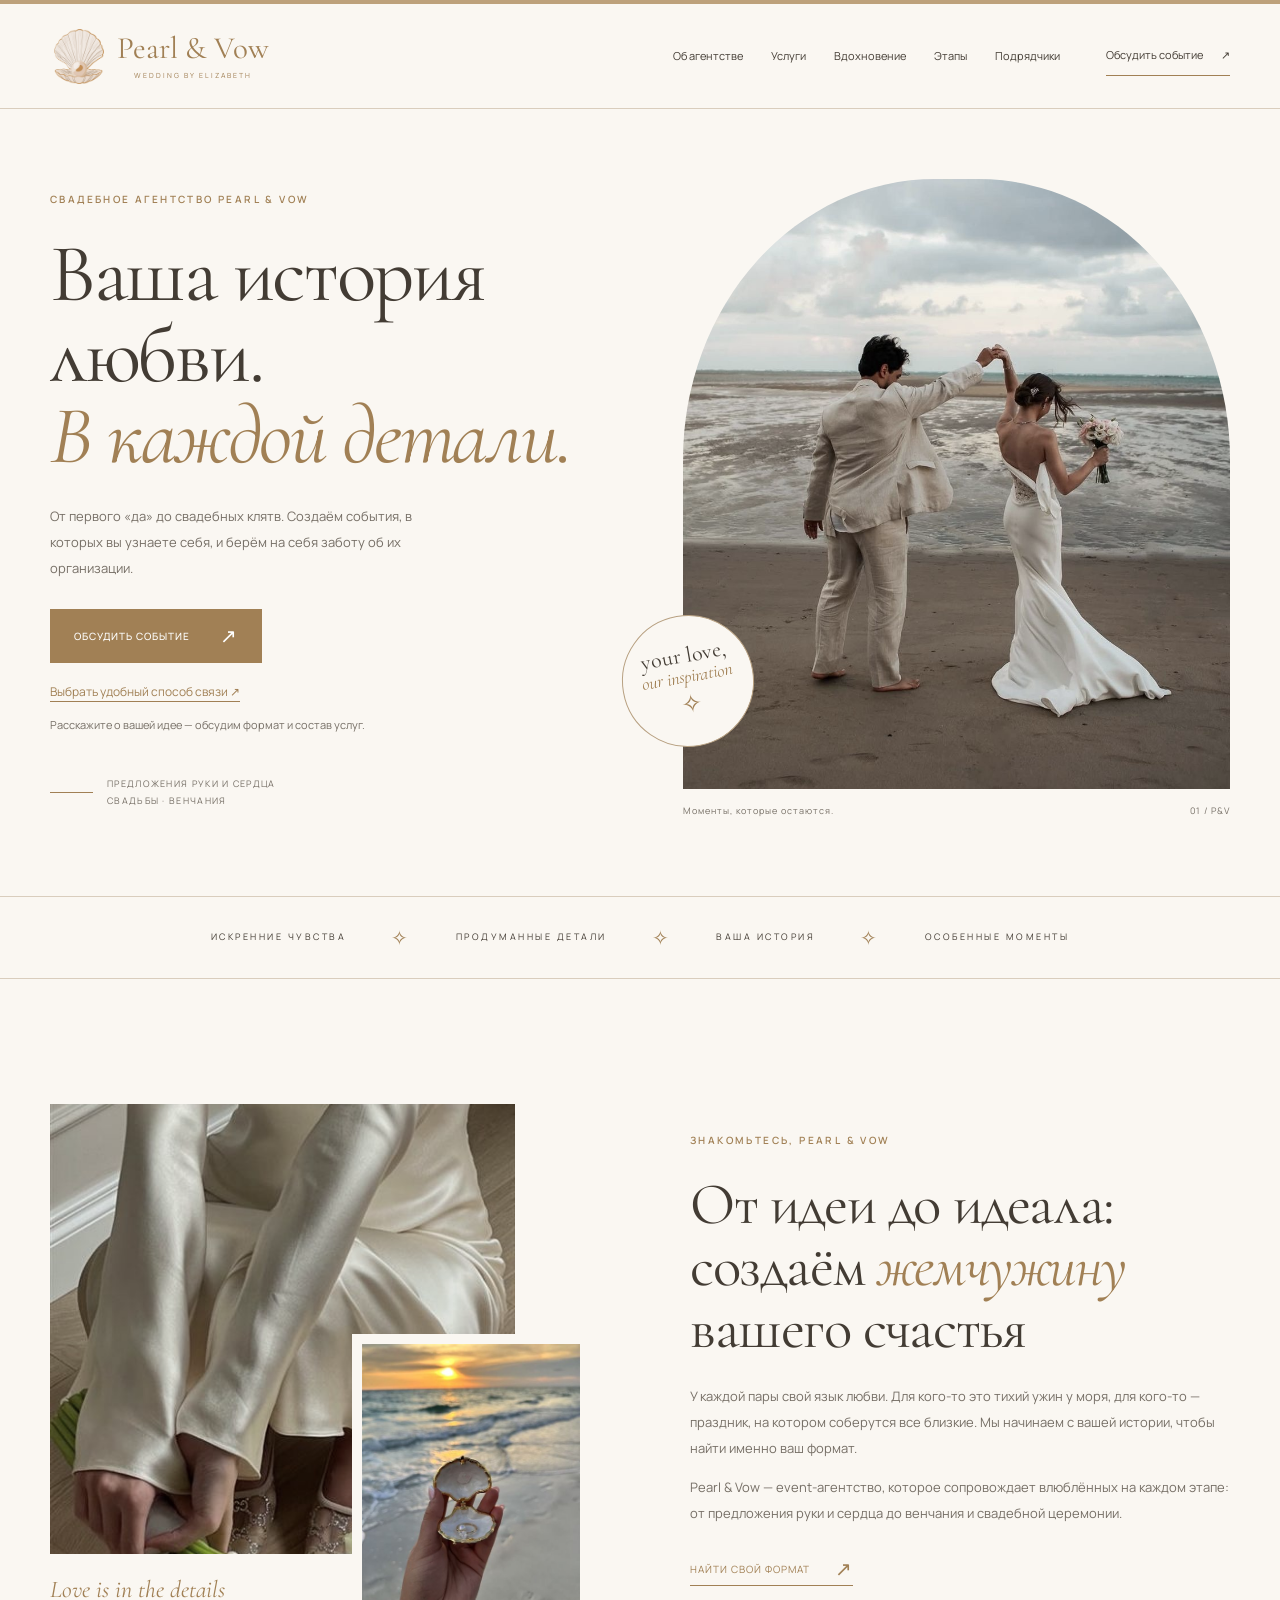
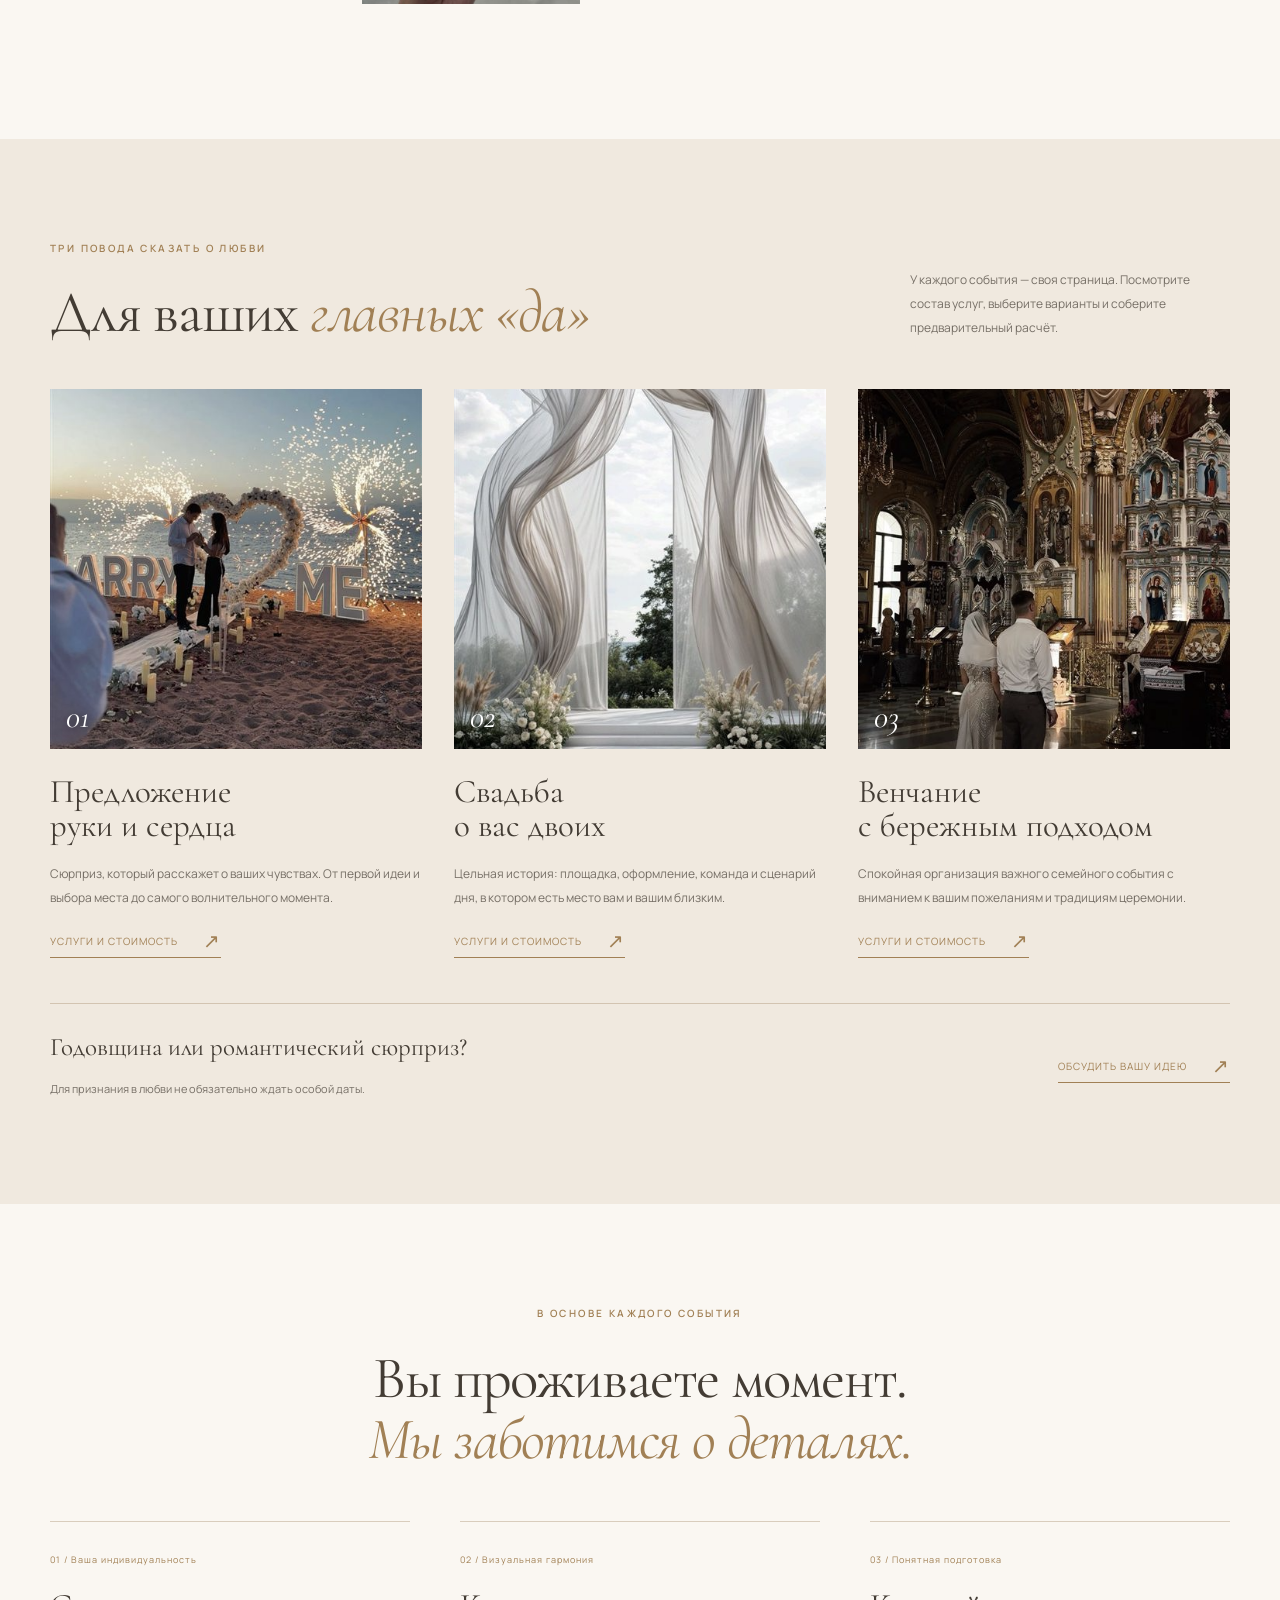
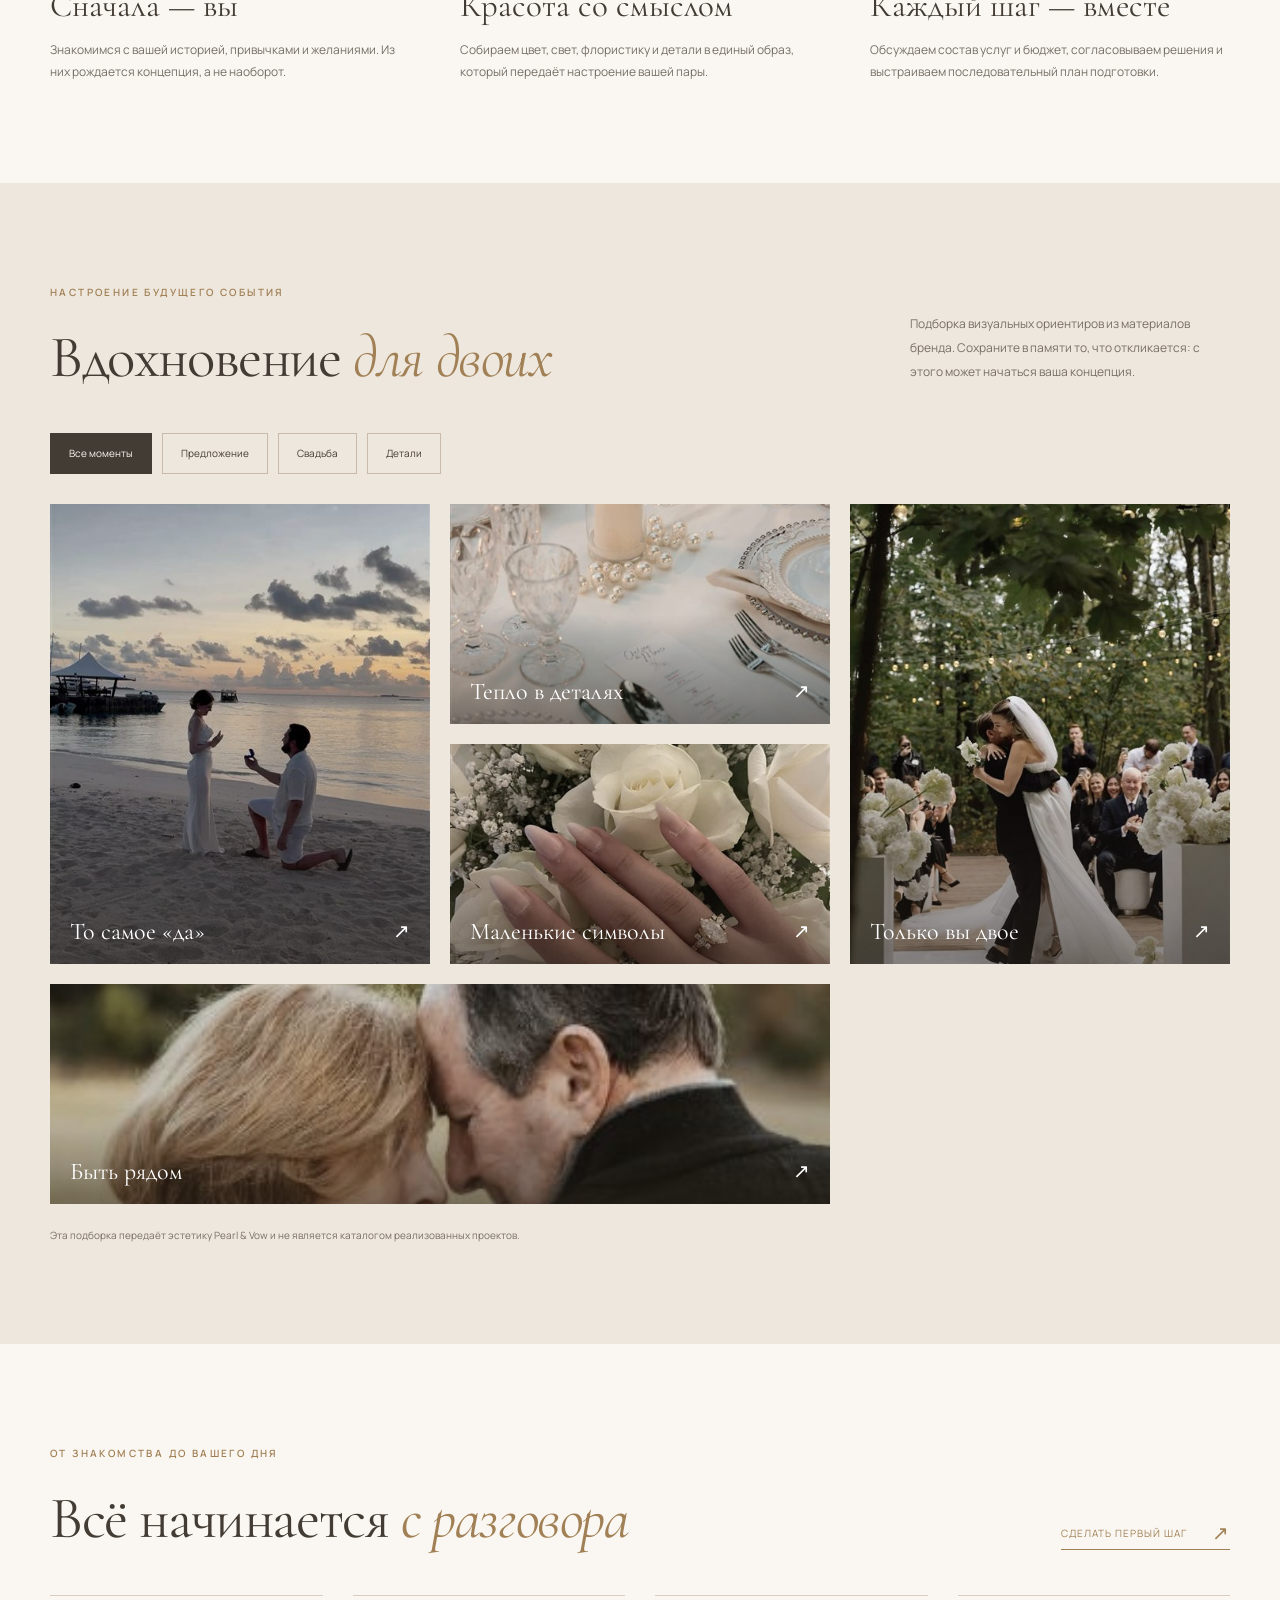
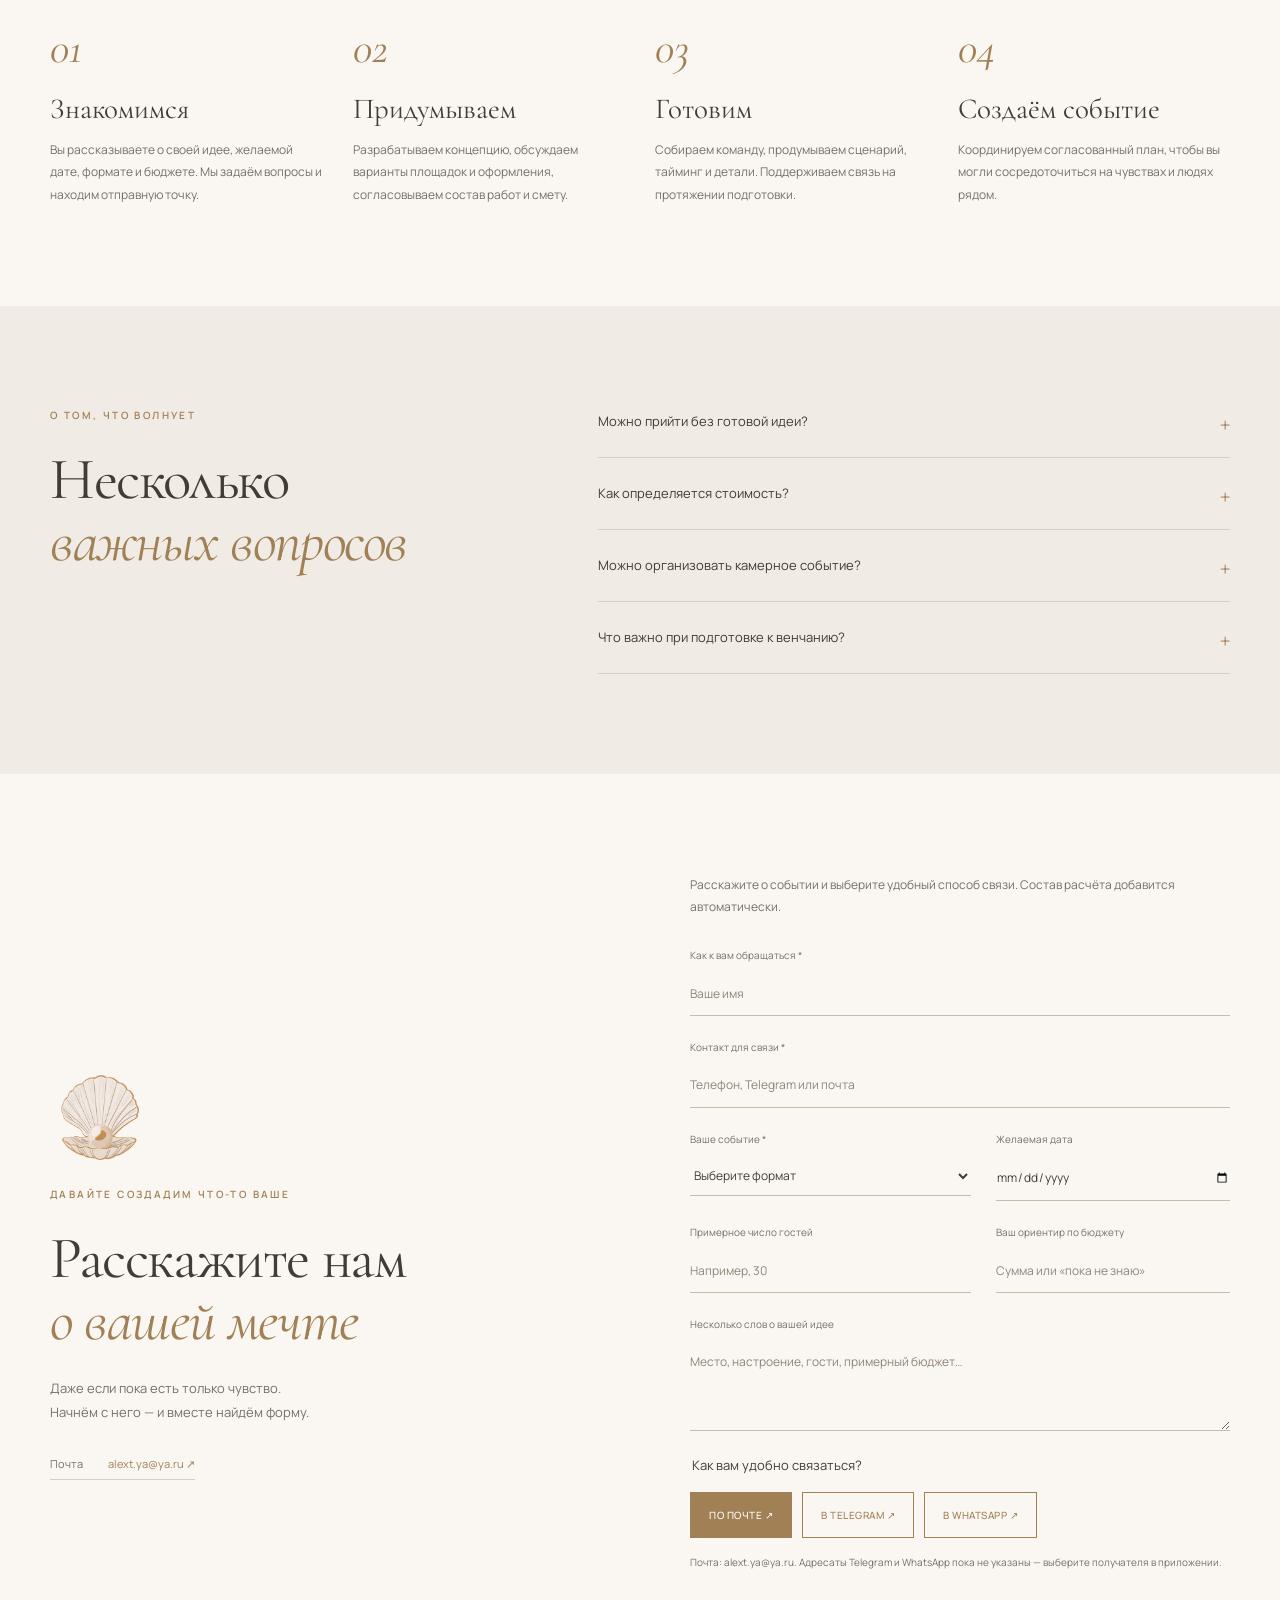
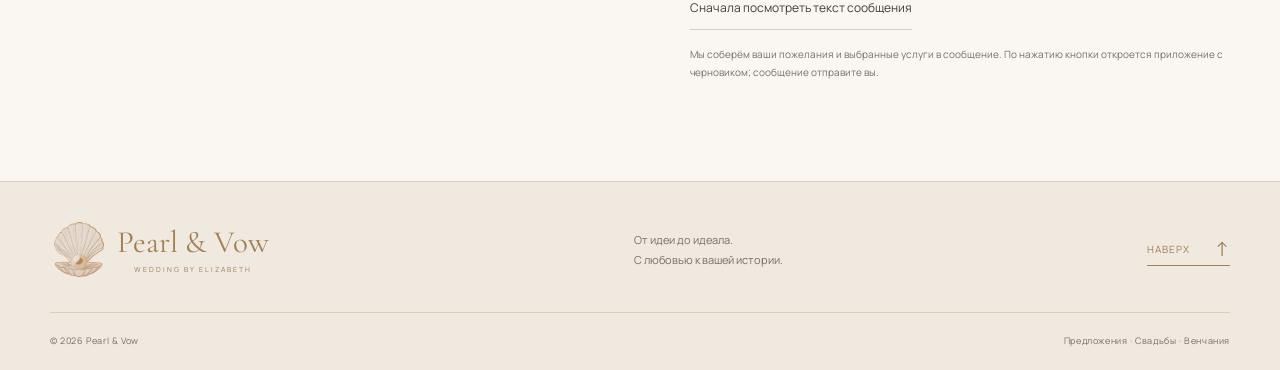
<file: index.html>
<!doctype html>
<html lang="ru">
<head>
  <meta charset="utf-8">
  <meta name="viewport" content="width=device-width, initial-scale=1">
  <meta name="description" content="Pearl & Vow — организация предложений руки и сердца, свадеб и венчаний. От идеи до идеала: создаём жемчужину вашего счастья.">
  <meta name="theme-color" content="#f7f3ed">
  <meta property="og:title" content="Pearl & Vow — Wedding by Elizabeth">
  <meta property="og:description" content="Предложения руки и сердца, свадьбы и венчания. С заботой о вашей истории.">
  <meta property="og:type" content="website">
  <meta property="og:locale" content="ru_RU">
  <title>Pearl & Vow — свадебное агентство</title>
  <link rel="icon" href="./assets/optimized/favicon.png" type="image/png">
  <link rel="preconnect" href="https://fonts.googleapis.com">
  <link rel="preconnect" href="https://fonts.gstatic.com" crossorigin>
  <link href="https://fonts.googleapis.com/css2?family=Cormorant+Garamond:ital,wght@0,400;0,500;0,600;1,400;1,500&family=Manrope:wght@400;500;600&display=swap" rel="stylesheet">
  <link rel="stylesheet" href="./styles.css?v=20261118-contractors1">
  <script src="./config.js" defer></script>
  <script src="./message-links.js" defer></script>
  <script src="./script.js?v=20261118-contractors1" defer></script>
<!-- Yandex.Metrika counter -->
<script type="text/javascript">
    (function(m,e,t,r,i,k,a){
        m[i]=m[i]||function(){(m[i].a=m[i].a||[]).push(arguments)};
        m[i].l=1*new Date();
        for (var j = 0; j < document.scripts.length; j++) {if (document.scripts[j].src === r) { return; }}
        k=e.createElement(t),a=e.getElementsByTagName(t)[0],k.async=1,k.src=r,a.parentNode.insertBefore(k,a)
    })(window, document,'script','https://mc.yandex.ru/metrika/tag.js?id=114304677', 'ym');

    ym(114304677, 'init', {ssr:true, webvisor:true, clickmap:true, ecommerce:"dataLayer", referrer: document.referrer, url: location.href, accurateTrackBounce:true, trackLinks:true});
</script>
<!-- /Yandex.Metrika counter -->
</head>
<body>
<!-- Yandex.Metrika noscript -->
<noscript><div><img src="https://mc.yandex.ru/watch/114304677" style="position:absolute; left:-9999px;" alt="" /></div></noscript>
<!-- /Yandex.Metrika noscript -->

  <a class="skip-link" href="#main">Перейти к содержимому</a>
  <header class="header" id="top">
    <div class="container nav-bar">
      <a class="brand" href="#top" aria-label="Pearl and Vow — на главную"><img src="./assets/optimized/logo.png" alt="" width="64" height="58"><span>Pearl &amp; Vow<small>Wedding by Elizabeth</small></span></a>
      <button class="menu-toggle" type="button" aria-expanded="false" aria-controls="navigation"><span></span><span></span><span class="sr-only">Меню</span></button>
      <nav id="navigation" aria-label="Основная навигация"><a href="#about">Об агентстве</a><a href="#services">Услуги</a><a href="#inspiration">Вдохновение</a><a href="#steps">Этапы</a><a href="./contractors.html">Подрядчики</a><a class="nav-cta" href="#contact">Обсудить событие <span aria-hidden="true">↗</span></a></nav>
    </div>
  </header>
  <main id="main">
    <section class="hero container" aria-labelledby="hero-title">
      <div class="hero-copy"><p class="eyebrow">Свадебное агентство Pearl &amp; Vow</p><h1 id="hero-title">Ваша история<br>любви.<br><em>В каждой детали.</em></h1><p class="hero-description">От первого «да» до свадебных клятв. Создаём события, в которых вы узнаете себя, и берём на себя заботу об их организации.</p><a class="button" href="#contact">Обсудить событие <span aria-hidden="true">↗</span></a><a class="hero-direct" href="#contact">Выбрать удобный способ связи ↗</a><p class="hero-help">Расскажите о вашей идее — обсудим формат и состав услуг.</p><div class="hero-footnote"><span class="fine-line"></span><p>Предложения руки и сердца<br>Свадьбы · Венчания</p></div></div>
      <div class="hero-visual"><img class="hero-photo" decoding="async" src="./assets/optimized/IMG_1203-960.jpg" alt="Пара держится за руки на морском берегу" width="736" height="1104" fetchpriority="high" srcset="./assets/optimized/IMG_1203-480.jpg 480w, ./assets/optimized/IMG_1203-960.jpg 960w, ./assets/optimized/IMG_1203-1440.jpg 1080w" sizes="(max-width: 600px) calc(100vw - 40px), (max-width: 850px) 45vw, 600px"><div class="photo-caption"><span>Моменты, которые остаются.</span><span>01 / P&amp;V</span></div><div class="hero-seal" aria-hidden="true">your love,<br><em>our inspiration</em><span>✧</span></div></div>
    </section>
    <div class="ribbon" aria-hidden="true"><span>Искренние чувства</span><i>✧</i><span>Продуманные детали</span><i>✧</i><span>Ваша история</span><i>✧</i><span>Особенные моменты</span></div>
    <section class="about section container" id="about" aria-labelledby="about-title">
      <div class="about-images"><img class="about-main" decoding="async" src="./assets/optimized/IMG_1196-960.jpg" alt="Невеста с букетом белых цветов" width="736" height="1104" loading="lazy" srcset="./assets/optimized/IMG_1196-480.jpg 480w, ./assets/optimized/IMG_1196-960.jpg 577w" sizes="(max-width: 600px) calc(100vw - 40px), (max-width: 850px) 45vw, 400px"><img class="about-detail" decoding="async" src="./assets/optimized/IMG_1199-960.jpg" alt="Кольцо в ракушке на фоне морского заката" width="736" height="1104" loading="lazy" srcset="./assets/optimized/IMG_1199-480.jpg 480w, ./assets/optimized/IMG_1199-960.jpg 736w" sizes="(max-width: 600px) calc(100vw - 40px), (max-width: 850px) 45vw, 400px"><span class="image-note">Love is in the details</span></div>
      <div class="about-copy"><p class="eyebrow">Знакомьтесь, Pearl &amp; Vow</p><h2 id="about-title">От идеи до идеала:<br>создаём <em>жемчужину</em><br>вашего счастья</h2><p>У каждой пары свой язык любви. Для кого-то это тихий ужин у моря, для кого-то — праздник, на котором соберутся все близкие. Мы начинаем с вашей истории, чтобы найти именно ваш формат.</p><p>Pearl &amp; Vow — event-агентство, которое сопровождает влюблённых на каждом этапе: от предложения руки и сердца до венчания и свадебной церемонии.</p><a class="text-link" href="#services">Найти свой формат <span aria-hidden="true">↗</span></a></div>
    </section>
    <section class="services section" id="services" aria-labelledby="services-title"><div class="container"><div class="section-heading"><div><p class="eyebrow">Три повода сказать о любви</p><h2 id="services-title">Для ваших <em>главных «да»</em></h2></div><p>У каждого события — своя страница. Посмотрите состав услуг, выберите варианты и соберите предварительный расчёт.</p></div>
      <div class="service-grid">
        <article class="service"><div class="service-photo"><img decoding="async" src="./assets/optimized/IMG_1194-960.jpg" alt="Предложение руки и сердца на пляже с огнями и цветами" loading="lazy" width="736" height="1104" srcset="./assets/optimized/IMG_1194-480.jpg 480w, ./assets/optimized/IMG_1194-960.jpg 960w, ./assets/optimized/IMG_1194-1440.jpg 1200w" sizes="(max-width: 600px) calc(100vw - 40px), (max-width: 850px) 45vw, 400px"><span>01</span></div><h3>Предложение<br>руки и сердца</h3><p>Сюрприз, который расскажет о ваших чувствах. От первой идеи и выбора места до самого волнительного момента.</p><a class="text-link" href="./proposal.html">Услуги и стоимость <span aria-hidden="true">↗</span></a></article>
        <article class="service"><div class="service-photo"><img decoding="async" src="./assets/optimized/IMG_1198-960.jpg" alt="Свадебная церемония с белой драпировкой и цветами" loading="lazy" width="736" height="1104" srcset="./assets/optimized/IMG_1198-480.jpg 480w, ./assets/optimized/IMG_1198-960.jpg 736w" sizes="(max-width: 600px) calc(100vw - 40px), (max-width: 850px) 45vw, 400px"><span>02</span></div><h3>Свадьба<br>о вас двоих</h3><p>Цельная история: площадка, оформление, команда и сценарий дня, в котором есть место вам и вашим близким.</p><a class="text-link" href="./wedding.html">Услуги и стоимость <span aria-hidden="true">↗</span></a></article>
        <article class="service"><div class="service-photo"><img decoding="async" src="./assets/optimized/IMG_1938-960.jpg" alt="Пара во время венчания в храме" loading="lazy" width="736" height="1104" srcset="./assets/optimized/IMG_1938-480.jpg 480w, ./assets/optimized/IMG_1938-960.jpg 960w, ./assets/optimized/IMG_1938-1440.jpg 1080w" sizes="(max-width: 600px) calc(100vw - 40px), (max-width: 850px) 45vw, 400px"><span>03</span></div><h3>Венчание<br>с бережным подходом</h3><p>Спокойная организация важного семейного события с вниманием к вашим пожеланиям и традициям церемонии.</p><a class="text-link" href="./ceremony.html">Услуги и стоимость <span aria-hidden="true">↗</span></a></article>
      </div>
      <div class="service-bottom"><p>Годовщина или романтический сюрприз?<br><span>Для признания в любви не обязательно ждать особой даты.</span></p><a class="text-link" href="#contact" data-event="Романтическое событие">Обсудить вашу идею <span aria-hidden="true">↗</span></a></div>
    </div></section>
    <section class="promise section container" aria-labelledby="promise-title"><p class="eyebrow">В основе каждого события</p><h2 id="promise-title">Вы проживаете момент.<br><em>Мы заботимся о деталях.</em></h2><div class="promise-grid"><article><span>01 / Ваша индивидуальность</span><h3>Сначала — вы</h3><p>Знакомимся с вашей историей, привычками и желаниями. Из них рождается концепция, а не наоборот.</p></article><article><span>02 / Визуальная гармония</span><h3>Красота со смыслом</h3><p>Собираем цвет, свет, флористику и детали в единый образ, который передаёт настроение вашей пары.</p></article><article><span>03 / Понятная подготовка</span><h3>Каждый шаг — вместе</h3><p>Обсуждаем состав услуг и бюджет, согласовываем решения и выстраиваем последовательный план подготовки.</p></article></div></section>
    <section class="inspiration section" id="inspiration" aria-labelledby="inspiration-title"><div class="container"><div class="section-heading"><div><p class="eyebrow">Настроение будущего события</p><h2 id="inspiration-title">Вдохновение <em>для двоих</em></h2></div><p>Подборка визуальных ориентиров из материалов бренда. Сохраните в памяти то, что откликается: с этого может начаться ваша концепция.</p></div><div class="filters" role="group" aria-label="Фильтр фотографий"><button type="button" class="active" data-filter="all" aria-pressed="true">Все моменты</button><button type="button" data-filter="proposal" aria-pressed="false">Предложение</button><button type="button" data-filter="wedding" aria-pressed="false">Свадьба</button><button type="button" data-filter="details" aria-pressed="false">Детали</button></div><div class="gallery">
      <button class="gallery-item tall" data-category="proposal" type="button" aria-label="Увеличить фото: предложение на закате"><img decoding="async" src="./assets/optimized/IMG_1934-960.jpg" alt="Предложение на закате у моря" loading="lazy" width="736" height="1104" srcset="./assets/optimized/IMG_1934-480.jpg 480w, ./assets/optimized/IMG_1934-960.jpg 960w, ./assets/optimized/IMG_1934-1440.jpg 1158w" sizes="(max-width: 600px) calc(100vw - 40px), (max-width: 850px) 45vw, 400px"><span>То самое «да» <i aria-hidden="true">↗</i></span></button>
      <button class="gallery-item" data-category="details" type="button" aria-label="Увеличить фото: сервировка со свечами"><img decoding="async" src="./assets/optimized/IMG_1204-960.jpg" alt="Светлая сервировка, стекло и свечи" loading="lazy" width="736" height="1104" srcset="./assets/optimized/IMG_1204-480.jpg 480w, ./assets/optimized/IMG_1204-960.jpg 960w, ./assets/optimized/IMG_1204-1440.jpg 1200w" sizes="(max-width: 600px) calc(100vw - 40px), (max-width: 850px) 45vw, 400px"><span>Тепло в деталях <i aria-hidden="true">↗</i></span></button>
      <button class="gallery-item tall" data-category="wedding" type="button" aria-label="Увеличить фото: свадебный поцелуй в саду"><img decoding="async" src="./assets/optimized/IMG_1937-960.jpg" alt="Пара целуется во время свадебной церемонии в саду" loading="lazy" width="736" height="1104" srcset="./assets/optimized/IMG_1937-480.jpg 480w, ./assets/optimized/IMG_1937-960.jpg 960w, ./assets/optimized/IMG_1937-1440.jpg 1200w" sizes="(max-width: 600px) calc(100vw - 40px), (max-width: 850px) 45vw, 400px"><span>Только вы двое <i aria-hidden="true">↗</i></span></button>
      <button class="gallery-item" data-category="details" type="button" aria-label="Увеличить фото: кольцо и белые цветы"><img decoding="async" src="./assets/optimized/IMG_1202-960.jpg" alt="Кольцо на руке невесты рядом с белыми цветами" loading="lazy" width="736" height="1104" srcset="./assets/optimized/IMG_1202-480.jpg 480w, ./assets/optimized/IMG_1202-960.jpg 960w, ./assets/optimized/IMG_1202-1440.jpg 1200w" sizes="(max-width: 600px) calc(100vw - 40px), (max-width: 850px) 45vw, 400px"><span>Маленькие символы <i aria-hidden="true">↗</i></span></button>
      <button class="gallery-item wide" data-category="wedding" type="button" aria-label="Увеличить фото: свадебные объятия"><img decoding="async" src="./assets/optimized/IMG_1939-960.jpg" alt="Нежные объятия жениха и невесты" loading="lazy" width="1104" height="736" srcset="./assets/optimized/IMG_1939-480.jpg 375w" sizes="(max-width: 600px) calc(100vw - 40px), (max-width: 850px) 45vw, 400px"><span>Быть рядом <i aria-hidden="true">↗</i></span></button>
    </div><p class="gallery-note">Эта подборка передаёт эстетику Pearl &amp; Vow и не является каталогом реализованных проектов.</p></div></section>
    <section class="steps section container" id="steps" aria-labelledby="steps-title"><div class="section-heading"><div><p class="eyebrow">От знакомства до вашего дня</p><h2 id="steps-title">Всё начинается <em>с разговора</em></h2></div><a class="text-link" href="#contact">Сделать первый шаг <span aria-hidden="true">↗</span></a></div><div class="steps-grid"><article><span class="step-number">01</span><h3>Знакомимся</h3><p>Вы рассказываете о своей идее, желаемой дате, формате и бюджете. Мы задаём вопросы и находим отправную точку.</p></article><article><span class="step-number">02</span><h3>Придумываем</h3><p>Разрабатываем концепцию, обсуждаем варианты площадок и оформления, согласовываем состав работ и смету.</p></article><article><span class="step-number">03</span><h3>Готовим</h3><p>Собираем команду, продумываем сценарий, тайминг и детали. Поддерживаем связь на протяжении подготовки.</p></article><article><span class="step-number">04</span><h3>Создаём событие</h3><p>Координируем согласованный план, чтобы вы могли сосредоточиться на чувствах и людях рядом.</p></article></div></section>
    <section class="questions section"><div class="container faq-layout"><div><p class="eyebrow">О том, что волнует</p><h2>Несколько<br><em>важных вопросов</em></h2></div><div class="faq"><details><summary>Можно прийти без готовой идеи?</summary><p>Да. Расскажите о вашей паре, о том, что вам нравится и каким вы представляете настроение события. На этой основе обсудим возможные форматы и визуальную концепцию.</p></details><details><summary>Как определяется стоимость?</summary><p>Стоимость зависит от формата, места, числа гостей, оформления и состава услуг. Начнём с ваших пожеланий и бюджета, затем обсудим смету. На отдельных страницах услуг можно выбрать состав и увидеть предварительный расчёт. Окончательную стоимость согласуем после обсуждения деталей.</p></details><details><summary>Можно организовать камерное событие?</summary><p>Да. Предложение для двоих, небольшая церемония или праздник с близкими — формат подбираем под вашу историю и пожелания.</p></details><details><summary>Что важно при подготовке к венчанию?</summary><p>Дату, возможность проведения церемонии и требования к участникам необходимо согласовать непосредственно с выбранным храмом. Организационные детали обсудим с учётом этих требований.</p></details></div></div></section>
    <section class="contact section container" id="contact" aria-labelledby="contact-title"><div class="contact-copy"><img class="contact-shell" src="./assets/optimized/logo.png" alt="" width="120" height="100" loading="lazy"><p class="eyebrow">Давайте создадим что-то ваше</p><h2 id="contact-title">Расскажите нам<br><em>о вашей мечте</em></h2><p>Даже если пока есть только чувство.<br>Начнём с него — и вместе найдём форму.</p><div class="contact-links" id="contact-links"><a href="mailto:alext.ya@ya.ru" data-contact="email">Почта <span>alext.ya@ya.ru ↗</span></a></div></div><form id="inquiry-form" method="dialog"><p class="form-intro">Расскажите о событии и выберите удобный способ связи. Состав расчёта добавится автоматически.</p><div class="field"><label for="name">Как к вам обращаться <span aria-hidden="true">*</span></label><input id="name" name="name" autocomplete="given-name" maxlength="80" placeholder="Ваше имя" required></div><div class="field"><label for="reply">Контакт для связи <span aria-hidden="true">*</span></label><input id="reply" name="reply" autocomplete="off" maxlength="120" placeholder="Телефон, Telegram или почта" required></div><div class="form-row"><div class="field"><label for="event">Ваше событие <span aria-hidden="true">*</span></label><select id="event" name="event" required><option value="">Выберите формат</option><option>Предложение руки и сердца</option><option>Свадьба</option><option>Венчание</option><option>Романтическое событие</option><option>Пока выбираю</option></select></div><div class="field"><label for="date">Желаемая дата</label><input id="date" name="date" type="date"></div></div><div class="form-row"><div class="field"><label for="guests">Примерное число гостей</label><input id="guests" name="guests" type="number" min="0" max="10000" step="1" inputmode="numeric" placeholder="Например, 30"></div><div class="field"><label for="budget">Ваш ориентир по бюджету</label><input id="budget" name="budget" maxlength="80" placeholder="Сумма или «пока не знаю»"></div></div><div class="field"><label for="message">Несколько слов о вашей идее</label><textarea id="message" name="message" maxlength="3000" rows="3" placeholder="Место, настроение, гости, примерный бюджет…"></textarea></div><fieldset class="channel-choice"><legend>Как вам удобно связаться?</legend><div class="channel-buttons"><button class="button" type="submit" name="channel" value="email">По почте ↗</button><button class="button button-outline" type="submit" name="channel" value="telegram">В Telegram ↗</button><button class="button button-outline" type="submit" name="channel" value="whatsapp">В WhatsApp ↗</button></div><p class="form-note">Почта: alext.ya@ya.ru. Адресаты Telegram и WhatsApp пока не указаны — выберите получателя в приложении.</p></fieldset><button class="preview-message" type="submit" name="channel" value="preview">Сначала посмотреть текст сообщения</button><p class="form-note">Мы соберём ваши пожелания и выбранные услуги в сообщение. По нажатию кнопки откроется приложение с черновиком; сообщение отправите вы.</p><p class="form-note" id="form-status" role="status"></p></form></section>
  </main>
  <footer class="footer"><div class="container footer-top"><a class="brand" href="#top"><img src="./assets/optimized/logo.png" alt="" width="64" height="58"><span>Pearl &amp; Vow<small>Wedding by Elizabeth</small></span></a><p>От идеи до идеала.<br>С любовью к вашей истории.</p><a class="text-link" href="#top">Наверх <span aria-hidden="true">↑</span></a></div><div class="container footer-bottom"><span>© <span id="year">2026</span> Pearl &amp; Vow</span><span>Предложения · Свадьбы · Венчания</span></div></footer>
<dialog id="photo-dialog" class="photo-dialog" aria-label="Просмотр фотографии"><button class="dialog-close" type="button" data-close aria-label="Закрыть фотографию">×</button><img id="large-photo" alt=""><div class="photo-controls"><button type="button" id="photo-prev" aria-label="Предыдущая фотография">←</button><p id="photo-caption" aria-live="polite"></p><button type="button" id="photo-next" aria-label="Следующая фотография">→</button></div><p id="photo-counter" class="photo-counter"></p></dialog>
  <dialog id="message-dialog" class="content-dialog" aria-labelledby="message-title"><button class="dialog-close" type="button" data-close aria-label="Закрыть">×</button><p class="eyebrow">Первый шаг к вашему событию</p><h2 id="message-title">Ваше сообщение <em>готово</em></h2><p>Текст можно отредактировать. Выберите приложение — черновик откроется с подготовленным сообщением. Отправку подтвердите в приложении.</p><p class="form-note">Почта: alext.ya@ya.ru. Для Telegram и WhatsApp получателя пока нужно выбрать самостоятельно.</p><label class="sr-only" for="message-draft">Текст обращения</label><textarea id="message-draft" rows="10"></textarea><div class="dialog-actions"><a class="button" id="email-link" href="mailto:alext.ya@ya.ru" data-message-channel="email">Открыть почту ↗</a><a class="button button-outline" id="telegram-link" href="https://web.telegram.org/k/" target="_blank" rel="noopener noreferrer" data-message-channel="telegram">Telegram в браузере ↗</a><a class="button button-outline" id="telegram-app-link" href="tg://msg_url?url=&amp;text=" data-message-channel="telegram-app">В приложении Telegram ↗</a><a class="button button-outline" id="whatsapp-link" href="https://wa.me/?text=" target="_blank" rel="noopener noreferrer" data-message-channel="whatsapp">Открыть WhatsApp ↗</a><button class="preview-message" id="copy-message" type="button">Скопировать текст</button></div><p class="form-note" id="handoff-status" role="status"></p><p id="copy-status" class="form-note" role="status"></p><p class="form-note">Если приложение не открылось или текст не перенёсся целиком, скопируйте его здесь и вставьте вручную. На ноутбуке Telegram открывается в браузере, на телефоне — в приложении. При необходимости используйте другую кнопку выше. После первого входа в Telegram Web может потребоваться нажать кнопку ещё раз. Для почты нужно настроенное почтовое приложение.</p></dialog>
  <a class="mobile-contact" href="#contact">Обсудить событие ↗</a>
  <noscript><p class="noscript-note">Для расчёта и подготовки сообщения включите JavaScript. Написать напрямую: <a href="mailto:alext.ya@ya.ru">alext.ya@ya.ru</a>.</p></noscript>
</body>
</html>
</file>
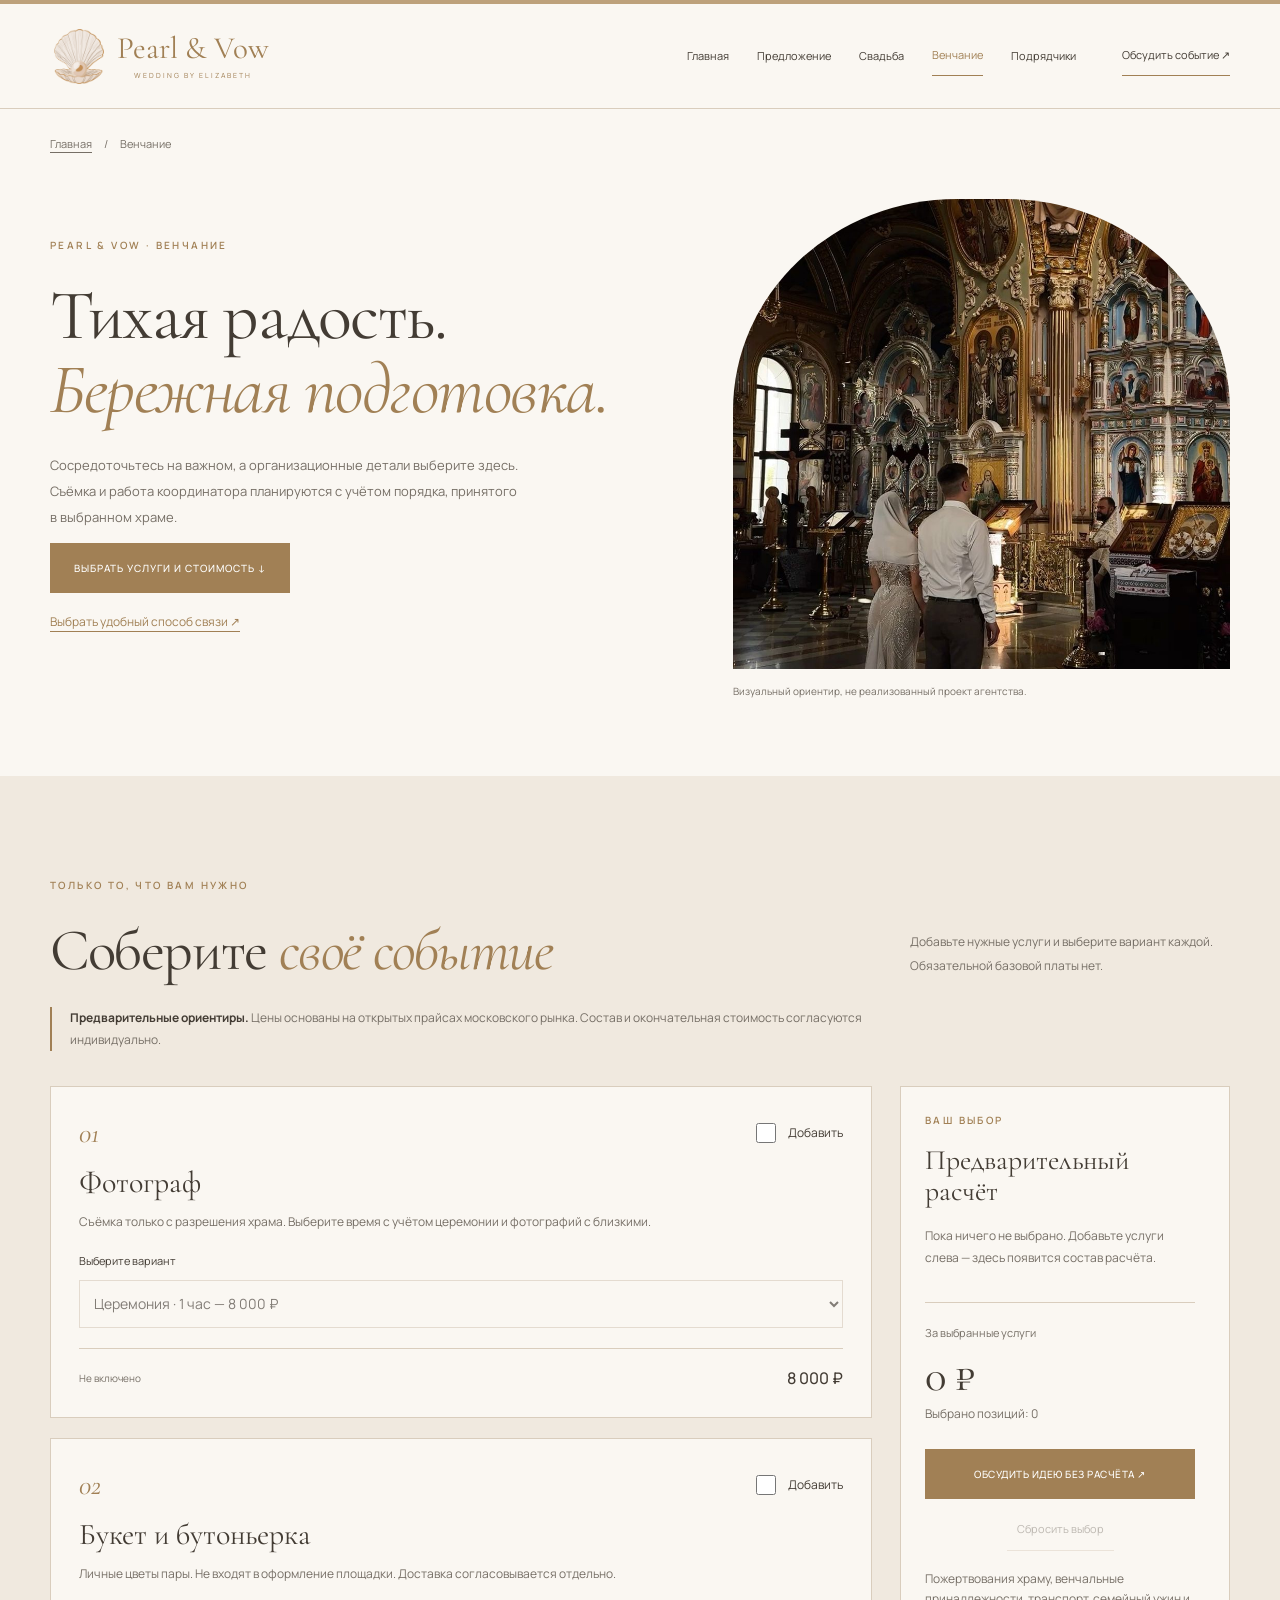
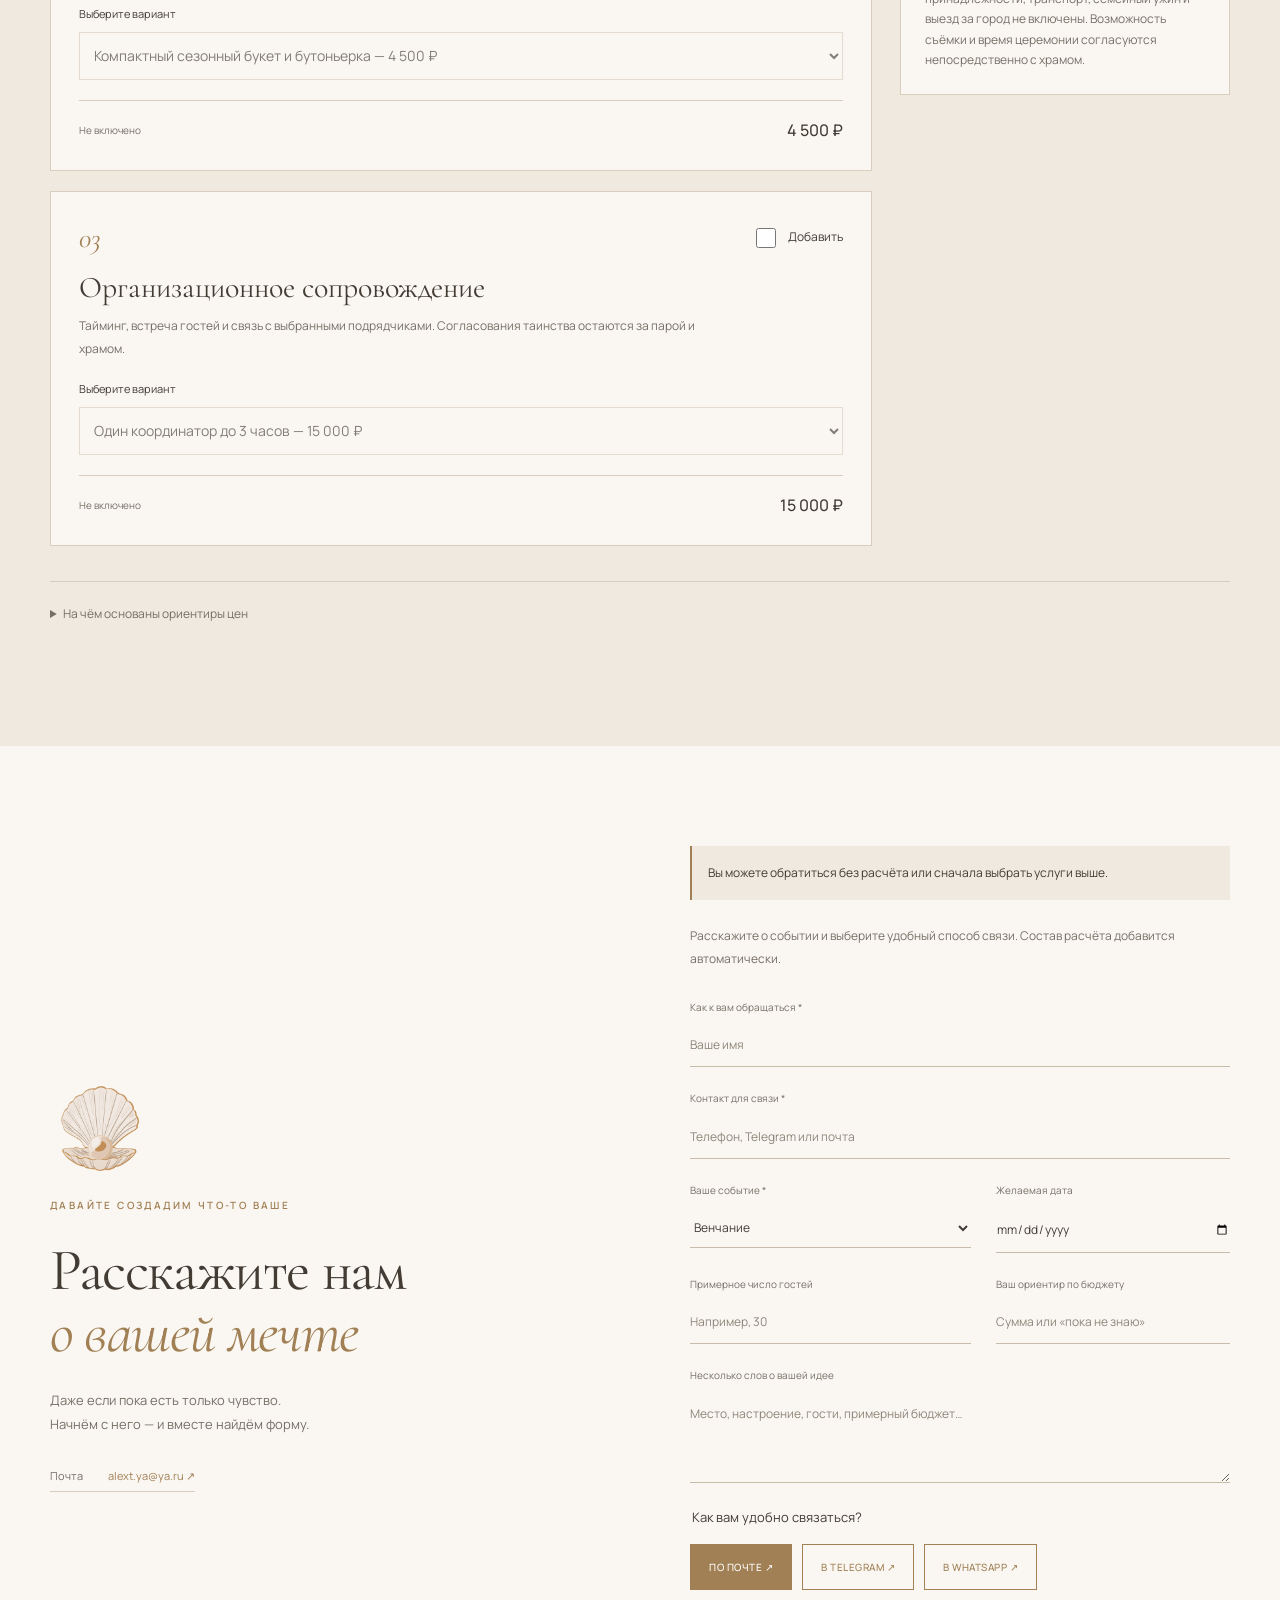
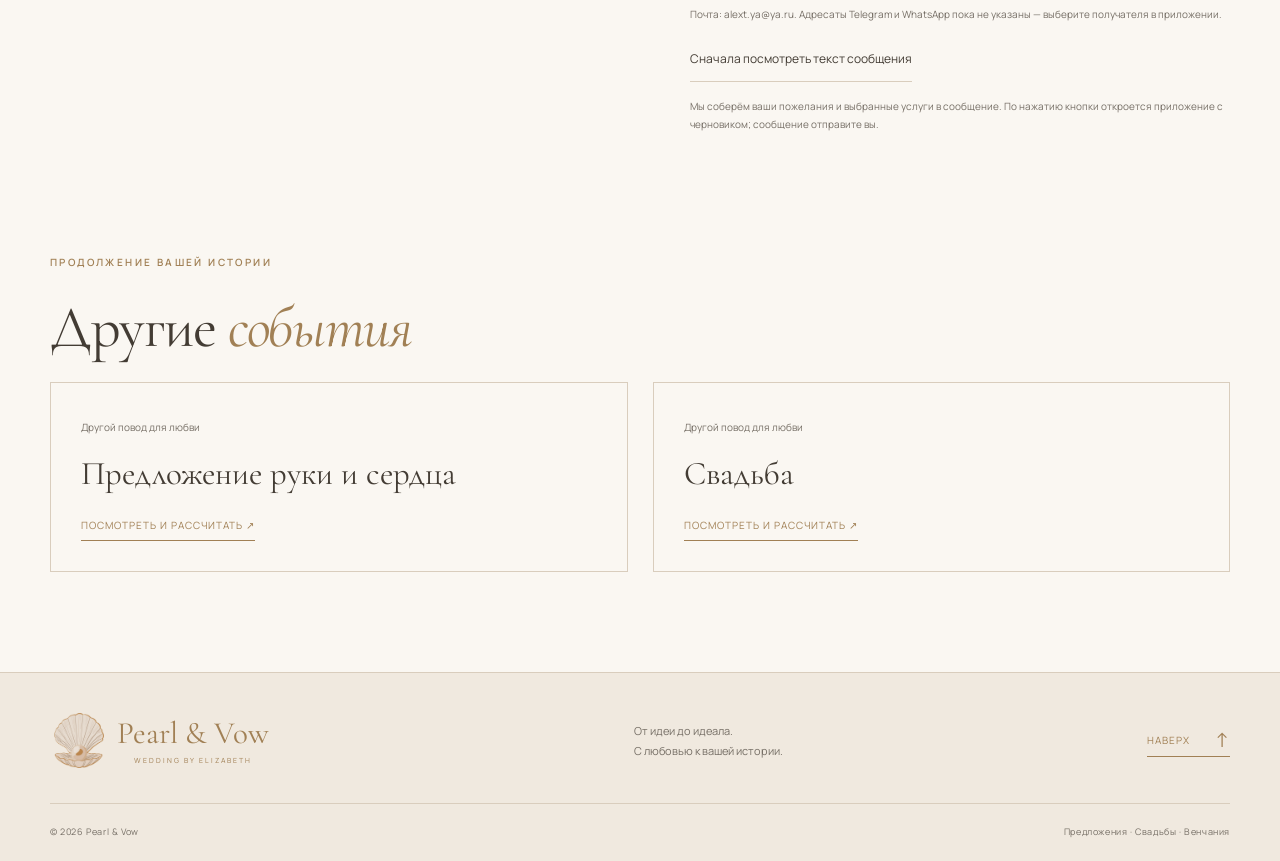
<file: ceremony.html>
<!doctype html>
<html lang="ru">
<head>
  <meta charset="utf-8">
  <meta name="viewport" content="width=device-width, initial-scale=1">
  <meta name="description" content="Венчание: выберите состав услуг и варианты, рассчитайте предварительную стоимость и обсудите событие с Pearl &amp; Vow.">
  <meta name="theme-color" content="#f7f3ed">
  <meta property="og:title" content="Венчание — Pearl &amp; Vow">
  <meta property="og:description" content="Предложения руки и сердца, свадьбы и венчания. С заботой о вашей истории.">
  <meta property="og:type" content="website">
  <meta property="og:locale" content="ru_RU">
  <title>Венчание — услуги и расчёт стоимости | Pearl &amp; Vow</title>
  <link rel="icon" href="./assets/optimized/favicon.png" type="image/png">
  <link rel="preconnect" href="https://fonts.googleapis.com">
  <link rel="preconnect" href="https://fonts.gstatic.com" crossorigin>
  <link href="https://fonts.googleapis.com/css2?family=Cormorant+Garamond:ital,wght@0,400;0,500;0,600;1,400;1,500&family=Manrope:wght@400;500;600&display=swap" rel="stylesheet">
  <link rel="stylesheet" href="./styles.css?v=20261118-contractors1">
  <script src="./config.js" defer></script>
  <script src="./pricing.js" defer></script>
  <script src="./calculator.js" defer></script>
  <script src="./message-links.js" defer></script>
  <script src="./script.js?v=20261118-contractors1" defer></script>
<!-- Yandex.Metrika counter -->
<script type="text/javascript">
    (function(m,e,t,r,i,k,a){
        m[i]=m[i]||function(){(m[i].a=m[i].a||[]).push(arguments)};
        m[i].l=1*new Date();
        for (var j = 0; j < document.scripts.length; j++) {if (document.scripts[j].src === r) { return; }}
        k=e.createElement(t),a=e.getElementsByTagName(t)[0],k.async=1,k.src=r,a.parentNode.insertBefore(k,a)
    })(window, document,'script','https://mc.yandex.ru/metrika/tag.js?id=114304677', 'ym');

    ym(114304677, 'init', {ssr:true, webvisor:true, clickmap:true, ecommerce:"dataLayer", referrer: document.referrer, url: location.href, accurateTrackBounce:true, trackLinks:true});
</script>
<!-- /Yandex.Metrika counter -->
</head>
<body data-service-page="ceremony">
<!-- Yandex.Metrika noscript -->
<noscript><div><img src="https://mc.yandex.ru/watch/114304677" style="position:absolute; left:-9999px;" alt="" /></div></noscript>
<!-- /Yandex.Metrika noscript -->
<a class="skip-link" href="#main">Перейти к содержимому</a>  <header class="header" id="top">
    <div class="container nav-bar">
      <a class="brand" href="./index.html" aria-label="Pearl and Vow — на главную"><img src="./assets/optimized/logo.png" alt="" width="64" height="58"><span>Pearl &amp; Vow<small>Wedding by Elizabeth</small></span></a>
      <button class="menu-toggle" type="button" aria-expanded="false" aria-controls="navigation"><span></span><span></span><span class="sr-only">Меню</span></button>
      <nav id="navigation" aria-label="Основная навигация"><a href="./index.html">Главная</a><a href="./proposal.html">Предложение</a><a href="./wedding.html">Свадьба</a><a href="./ceremony.html" aria-current="page">Венчание</a><a href="./contractors.html">Подрядчики</a><a class="nav-cta" href="#contact">Обсудить событие ↗</a></nav>
    </div>
  </header>
<main id="main"><div class="container breadcrumbs"><a href="./index.html">Главная</a><span aria-hidden="true"> / </span><span>Венчание</span></div><section class="service-hero container"><div><p class="eyebrow">Pearl &amp; Vow · Венчание</p><h1>Тихая радость.<br><em>Бережная подготовка.</em></h1><p>Сосредоточьтесь на важном, а организационные детали выберите здесь. Съёмка и работа координатора планируются с учётом порядка, принятого в выбранном храме.</p><a class="button" href="#calculator">Выбрать услуги и стоимость ↓</a><a class="hero-direct" href="#contact">Выбрать удобный способ связи ↗</a></div><img src="./assets/optimized/IMG_1938-960.jpg" alt="Вдохновение для события: венчание" width="736" height="1104" fetchpriority="high"><p class="service-image-note">Визуальный ориентир, не реализованный проект агентства.</p></section><section class="calculator-section section" id="calculator" aria-labelledby="calculator-title"><div class="container"><p class="eyebrow">Только то, что вам нужно</p><div class="section-heading"><div><h2 id="calculator-title">Соберите <em>своё событие</em></h2></div><p>Добавьте нужные услуги и выберите вариант каждой. Обязательной базовой платы нет.</p></div><p class="estimate-notice"><strong>Предварительные ориентиры.</strong> Цены основаны на открытых прайсах московского рынка. Состав и окончательная стоимость согласуются индивидуально.</p><div class="calculator-layout"><div class="option-grid"><article class="option-card" data-option="photo"><div class="option-top"><span class="option-number">01</span><label class="option-toggle" for="include-photo"><input type="checkbox" id="include-photo" data-include="photo" aria-describedby="note-photo"><span>Добавить</span></label></div><h3>Фотограф</h3><p id="note-photo">Съёмка только с разрешения храма. Выберите время с учётом церемонии и фотографий с близкими.</p><label class="variant-label" for="variant-photo">Выберите вариант</label><select id="variant-photo" data-variant="photo" disabled><option value="v0">Церемония · 1 час — 8 000 ₽</option><option value="v1">Церемония и близкие · 2 часа — 15 000 ₽</option><option value="v2">Церемония и прогулка · 3 часа — 20 000 ₽</option></select><div class="option-bottom"><span data-option-state>Не включено</span><strong data-option-price>8 000 ₽</strong></div></article><article class="option-card" data-option="flowers"><div class="option-top"><span class="option-number">02</span><label class="option-toggle" for="include-flowers"><input type="checkbox" id="include-flowers" data-include="flowers" aria-describedby="note-flowers"><span>Добавить</span></label></div><h3>Букет и бутоньерка</h3><p id="note-flowers">Личные цветы пары. Не входят в оформление площадки. Доставка согласовывается отдельно.</p><label class="variant-label" for="variant-flowers">Выберите вариант</label><select id="variant-flowers" data-variant="flowers" disabled><option value="v0">Компактный сезонный букет и бутоньерка — 4 500 ₽</option><option value="v1">Средний сезонный букет и бутоньерка — 7 000 ₽</option><option value="v2">Объёмный букет и бутоньерка — 9 500 ₽</option></select><div class="option-bottom"><span data-option-state>Не включено</span><strong data-option-price>4 500 ₽</strong></div></article><article class="option-card" data-option="coordination"><div class="option-top"><span class="option-number">03</span><label class="option-toggle" for="include-coordination"><input type="checkbox" id="include-coordination" data-include="coordination" aria-describedby="note-coordination"><span>Добавить</span></label></div><h3>Организационное сопровождение</h3><p id="note-coordination">Тайминг, встреча гостей и связь с выбранными подрядчиками. Согласования таинства остаются за парой и храмом.</p><label class="variant-label" for="variant-coordination">Выберите вариант</label><select id="variant-coordination" data-variant="coordination" disabled><option value="v0">Один координатор до 3 часов — 15 000 ₽</option><option value="v1">Один координатор до 6 часов — 25 000 ₽</option></select><div class="option-bottom"><span data-option-state>Не включено</span><strong data-option-price>15 000 ₽</strong></div></article></div><aside class="estimate-summary" aria-labelledby="estimate-title"><p class="eyebrow">Ваш выбор</p><h3 id="estimate-title">Предварительный расчёт</h3><p id="estimate-empty">Пока ничего не выбрано. Добавьте услуги слева — здесь появится состав расчёта.</p><ul id="estimate-items"></ul><div class="estimate-total"><span>За выбранные услуги</span><output id="estimate-total" aria-live="polite" aria-atomic="true">0 ₽</output></div><p class="estimate-count" id="estimate-count">Выбрано позиций: 0</p><a class="button" id="discuss-estimate" href="#contact">Обсудить выбранное ↗</a><button class="estimate-reset" type="button" id="reset-estimate" disabled>Сбросить выбор</button><p class="estimate-exclusions">Пожертвования храму, венчальные принадлежности, транспорт, семейный ужин и выезд за город не включены. Возможность съёмки и время церемонии согласуются непосредственно с храмом.</p></aside></div><details class="price-method"><summary>На чём основаны ориентиры цен</summary><p>Ориентиры собраны 17 ноября 2026 года по открытым прайсам Москвы и области. Это пример расчёта, а не утверждённый прайс Pearl &amp; Vow. Значения округлены; варианты длительности и состава смоделированы для сравнения. Дата, сезон, регион, доставка и конкретная команда могут изменить смету.</p><ul><li><a href="https://fullmedia.ru/photoservices/svadba-i-love-story/semka-venchaniya/" target="_blank" rel="noopener noreferrer">FullMedia — съёмка венчания: 8 000 ₽ за час</a></li><li><a href="https://kaverinawedding.ru/blog-fotograf-na-venchanie" target="_blank" rel="noopener noreferrer">Анна Каверина — съёмка: 20 000 ₽ за два часа и 80 000 ₽ за 10 часов</a></li><li><a href="https://svadborg.ru/uslugi.html" target="_blank" rel="noopener noreferrer">Екатерина Устинова — координация: 35 000 ₽ за одного специалиста, 10 часов</a></li><li><a href="https://alveowed.com/blog/skolko-stoit-svadba-v-moskve-v-2026-godu-polnaya-raskladka-byudzheta/" target="_blank" rel="noopener noreferrer">Alveo Wed — бюджетные диапазоны свадебного декора</a></li><li><a href="https://alveowed.com/uslugi/organizaciya-predlozheniya-ruki-i-serdca/" target="_blank" rel="noopener noreferrer">Alveo Wed — предложение руки и сердца от 50 000 ₽ за пакет</a></li><li><a href="https://buketleta.com/flowers/buket_nevesty_butonerka/" target="_blank" rel="noopener noreferrer">«Букет лета» — букет с бутоньеркой от 4 300 ₽</a>; <a href="https://iloveyouflowers.ru/shop/folder/buket-nevesty" target="_blank" rel="noopener noreferrer">I Love You Flowers — букеты около 7 000 ₽</a></li></ul><p>Съёмка на 3 и 6 часов, короткая координация, составы оформления и объёмный букет — расчётные варианты на основе этих ориентиров. Они не означают, что перечисленные исполнители сотрудничают с агентством или предлагают именно такой набор.</p></details></div></section>    <section class="contact section container" id="contact" aria-labelledby="contact-title"><div class="contact-copy"><img class="contact-shell" src="./assets/optimized/logo.png" alt="" width="120" height="100" loading="lazy"><p class="eyebrow">Давайте создадим что-то ваше</p><h2 id="contact-title">Расскажите нам<br><em>о вашей мечте</em></h2><p>Даже если пока есть только чувство.<br>Начнём с него — и вместе найдём форму.</p><div class="contact-links" id="contact-links"><a href="mailto:alext.ya@ya.ru" data-contact="email">Почта <span>alext.ya@ya.ru ↗</span></a></div></div><form id="inquiry-form" method="dialog"><p class="selection-form-note" id="selection-form-note" role="status">Вы можете обратиться без расчёта или сначала выбрать услуги выше.</p><p class="form-intro">Расскажите о событии и выберите удобный способ связи. Состав расчёта добавится автоматически.</p><div class="field"><label for="name">Как к вам обращаться <span aria-hidden="true">*</span></label><input id="name" name="name" autocomplete="given-name" maxlength="80" placeholder="Ваше имя" required></div><div class="field"><label for="reply">Контакт для связи <span aria-hidden="true">*</span></label><input id="reply" name="reply" autocomplete="off" maxlength="120" placeholder="Телефон, Telegram или почта" required></div><div class="form-row"><div class="field"><label for="event">Ваше событие <span aria-hidden="true">*</span></label><select id="event" name="event" required><option selected>Венчание</option></select></div><div class="field"><label for="date">Желаемая дата</label><input id="date" name="date" type="date"></div></div><div class="form-row"><div class="field"><label for="guests">Примерное число гостей</label><input id="guests" name="guests" type="number" min="0" max="10000" step="1" inputmode="numeric" placeholder="Например, 30"></div><div class="field"><label for="budget">Ваш ориентир по бюджету</label><input id="budget" name="budget" maxlength="80" placeholder="Сумма или «пока не знаю»"></div></div><div class="field"><label for="message">Несколько слов о вашей идее</label><textarea id="message" name="message" maxlength="3000" rows="3" placeholder="Место, настроение, гости, примерный бюджет…"></textarea></div><fieldset class="channel-choice"><legend>Как вам удобно связаться?</legend><div class="channel-buttons"><button class="button" type="submit" name="channel" value="email">По почте ↗</button><button class="button button-outline" type="submit" name="channel" value="telegram">В Telegram ↗</button><button class="button button-outline" type="submit" name="channel" value="whatsapp">В WhatsApp ↗</button></div><p class="form-note">Почта: alext.ya@ya.ru. Адресаты Telegram и WhatsApp пока не указаны — выберите получателя в приложении.</p></fieldset><button class="preview-message" type="submit" name="channel" value="preview">Сначала посмотреть текст сообщения</button><p class="form-note">Мы соберём ваши пожелания и выбранные услуги в сообщение. По нажатию кнопки откроется приложение с черновиком; сообщение отправите вы.</p><p class="form-note" id="form-status" role="status"></p></form></section><section class="section container related"><p class="eyebrow">Продолжение вашей истории</p><h2>Другие <em>события</em></h2><div class="related-grid"><a class="related-card" href="./proposal.html"><span>Другой повод для любви</span><h3>Предложение руки и сердца</h3><span class="text-link">Посмотреть и рассчитать ↗</span></a><a class="related-card" href="./wedding.html"><span>Другой повод для любви</span><h3>Свадьба</h3><span class="text-link">Посмотреть и рассчитать ↗</span></a></div></section></main>  <footer class="footer"><div class="container footer-top"><a class="brand" href="#top"><img src="./assets/optimized/logo.png" alt="" width="64" height="58"><span>Pearl &amp; Vow<small>Wedding by Elizabeth</small></span></a><p>От идеи до идеала.<br>С любовью к вашей истории.</p><a class="text-link" href="#top">Наверх <span aria-hidden="true">↑</span></a></div><div class="container footer-bottom"><span>© <span id="year">2026</span> Pearl &amp; Vow</span><span>Предложения · Свадьбы · Венчания</span></div></footer>
  <dialog id="message-dialog" class="content-dialog" aria-labelledby="message-title"><button class="dialog-close" type="button" data-close aria-label="Закрыть">×</button><p class="eyebrow">Первый шаг к вашему событию</p><h2 id="message-title">Ваше сообщение <em>готово</em></h2><p>Текст можно отредактировать. Выберите приложение — черновик откроется с подготовленным сообщением. Отправку подтвердите в приложении.</p><p class="form-note">Почта: alext.ya@ya.ru. Для Telegram и WhatsApp получателя пока нужно выбрать самостоятельно.</p><label class="sr-only" for="message-draft">Текст обращения</label><textarea id="message-draft" rows="10"></textarea><div class="dialog-actions"><a class="button" id="email-link" href="mailto:alext.ya@ya.ru" data-message-channel="email">Открыть почту ↗</a><a class="button button-outline" id="telegram-link" href="https://web.telegram.org/k/" target="_blank" rel="noopener noreferrer" data-message-channel="telegram">Telegram в браузере ↗</a><a class="button button-outline" id="telegram-app-link" href="tg://msg_url?url=&amp;text=" data-message-channel="telegram-app">В приложении Telegram ↗</a><a class="button button-outline" id="whatsapp-link" href="https://wa.me/?text=" target="_blank" rel="noopener noreferrer" data-message-channel="whatsapp">Открыть WhatsApp ↗</a><button class="preview-message" id="copy-message" type="button">Скопировать текст</button></div><p class="form-note" id="handoff-status" role="status"></p><p id="copy-status" class="form-note" role="status"></p><p class="form-note">Если приложение не открылось или текст не перенёсся целиком, скопируйте его здесь и вставьте вручную. На ноутбуке Telegram открывается в браузере, на телефоне — в приложении. При необходимости используйте другую кнопку выше. После первого входа в Telegram Web может потребоваться нажать кнопку ещё раз. Для почты нужно настроенное почтовое приложение.</p></dialog><a class="mobile-contact" href="#calculator">Собрать предварительный расчёт ↓</a><noscript><p class="noscript-note">Для расчёта и подготовки сообщения включите JavaScript. Написать напрямую: <a href="mailto:alext.ya@ya.ru">alext.ya@ya.ru</a>.</p></noscript></body></html>
</file>
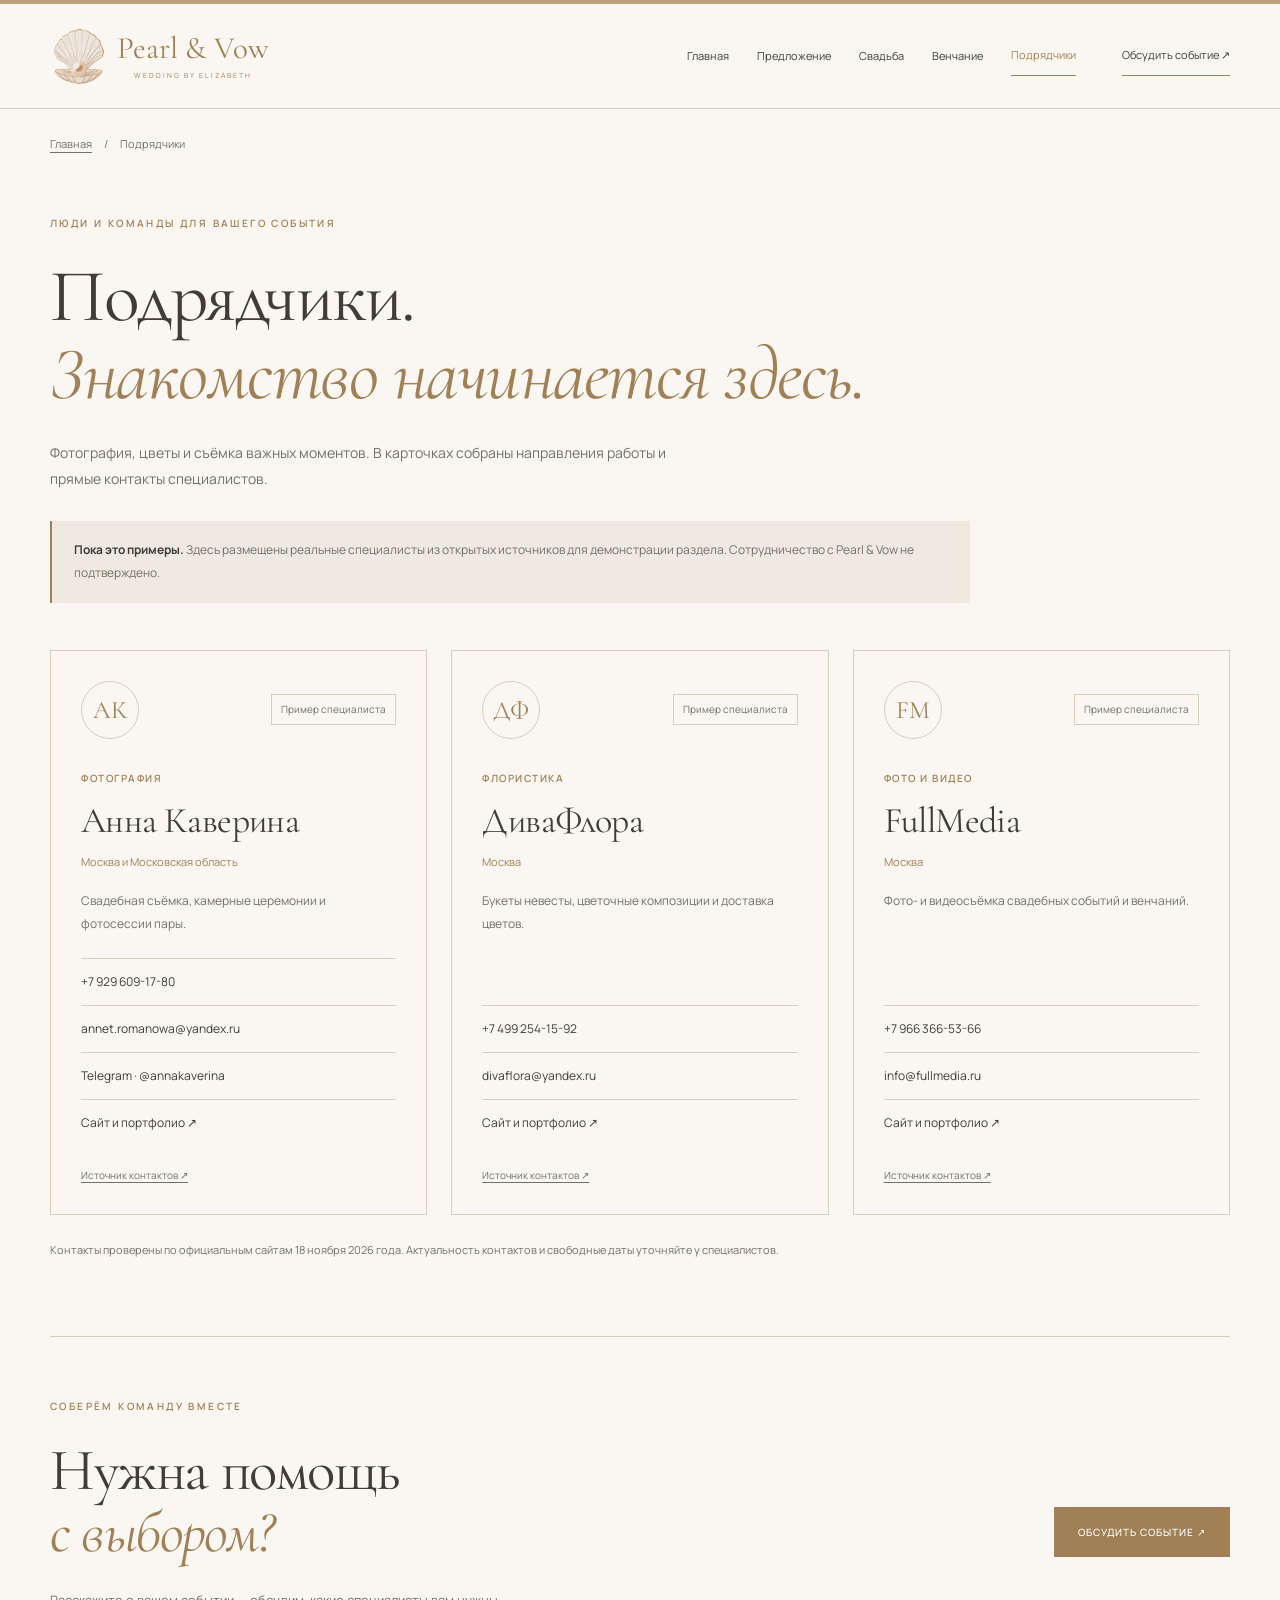
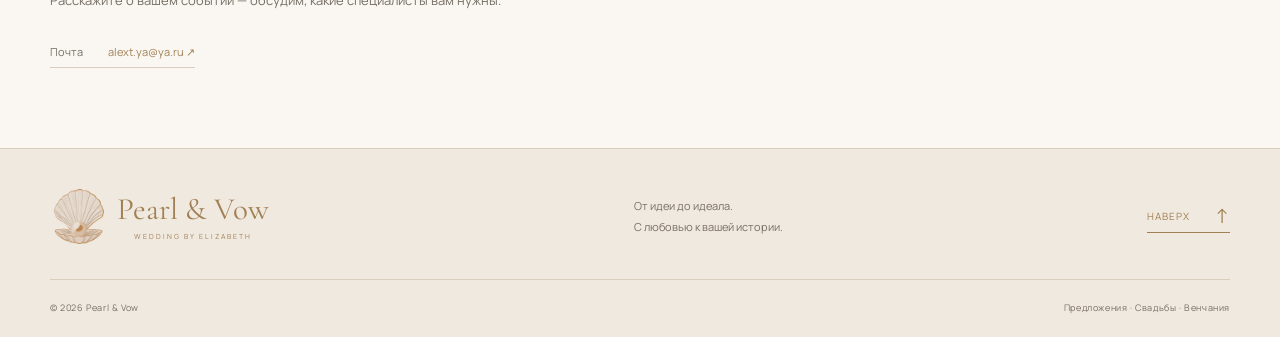
<file: contractors.html>
<!doctype html>
<html lang="ru">
<head>
  <meta charset="utf-8">
  <meta name="viewport" content="width=device-width, initial-scale=1">
  <meta name="description" content="Подрядчики для свадебных событий: примеры специалистов, направления работы и открытые контакты.">
  <meta name="theme-color" content="#f7f3ed">
  <meta property="og:title" content="Подрядчики и контакты — Pearl &amp; Vow">
  <meta property="og:description" content="Специалисты для вашего события: фотография, флористика, фото и видео. Демонстрационная подборка контактов.">
  <meta property="og:type" content="website">
  <meta property="og:locale" content="ru_RU">
  <title>Подрядчики и контакты — Pearl &amp; Vow</title>
  <link rel="icon" href="./assets/optimized/favicon.png" type="image/png">
  <link rel="preconnect" href="https://fonts.googleapis.com">
  <link rel="preconnect" href="https://fonts.gstatic.com" crossorigin>
  <link href="https://fonts.googleapis.com/css2?family=Cormorant+Garamond:ital,wght@0,400;0,500;0,600;1,400;1,500&family=Manrope:wght@400;500;600&display=swap" rel="stylesheet">
  <link rel="stylesheet" href="./styles.css?v=20261118-contractors1">
  <script src="./config.js" defer></script>
  <script src="./script.js?v=20261118-contractors1" defer></script>
  <script src="./contractors-data.js" defer></script>
  <script src="./contractors.js" defer></script>
<!-- Yandex.Metrika counter -->
<script type="text/javascript">
    (function(m,e,t,r,i,k,a){
        m[i]=m[i]||function(){(m[i].a=m[i].a||[]).push(arguments)};
        m[i].l=1*new Date();
        for (var j = 0; j < document.scripts.length; j++) {if (document.scripts[j].src === r) { return; }}
        k=e.createElement(t),a=e.getElementsByTagName(t)[0],k.async=1,k.src=r,a.parentNode.insertBefore(k,a)
    })(window, document,'script','https://mc.yandex.ru/metrika/tag.js?id=114304677', 'ym');

    ym(114304677, 'init', {ssr:true, webvisor:true, clickmap:true, ecommerce:"dataLayer", referrer: document.referrer, url: location.href, accurateTrackBounce:true, trackLinks:true});
</script>
<!-- /Yandex.Metrika counter -->
</head>
<body class="contractors-page"><!-- Yandex.Metrika noscript -->
<noscript><div><img src="https://mc.yandex.ru/watch/114304677" style="position:absolute; left:-9999px;" alt="" /></div></noscript>
<!-- /Yandex.Metrika noscript --><a class="skip-link" href="#main">Перейти к содержимому</a><header class="header" id="top">
    <div class="container nav-bar">
      <a class="brand" href="./index.html" aria-label="Pearl and Vow — на главную"><img src="./assets/optimized/logo.png" alt="" width="64" height="58"><span>Pearl &amp; Vow<small>Wedding by Elizabeth</small></span></a>
      <button class="menu-toggle" type="button" aria-expanded="false" aria-controls="navigation"><span></span><span></span><span class="sr-only">Меню</span></button>
      <nav id="navigation" aria-label="Основная навигация"><a href="./index.html">Главная</a><a href="./proposal.html">Предложение</a><a href="./wedding.html">Свадьба</a><a href="./ceremony.html">Венчание</a><a href="./contractors.html" aria-current="page">Подрядчики</a><a class="nav-cta" href="./index.html#contact">Обсудить событие ↗</a></nav>
    </div>
  </header>
<main id="main"><div class="container breadcrumbs"><a href="./index.html">Главная</a><span aria-hidden="true"> / </span><span>Подрядчики</span></div>
<section class="container contractors-intro" aria-labelledby="contractors-title"><p class="eyebrow">Люди и команды для вашего события</p><h1 id="contractors-title">Подрядчики.<br><em>Знакомство начинается здесь.</em></h1><p class="contractors-lead">Фотография, цветы и съёмка важных моментов. В карточках собраны направления работы и прямые контакты специалистов.</p><p class="contractors-demo-note" id="contractors-demo-note"><strong>Пока это примеры.</strong> Здесь размещены реальные специалисты из открытых источников для демонстрации раздела. Сотрудничество с Pearl &amp; Vow не подтверждено.</p></section>
<section class="container contractors-directory" aria-label="Специалисты и контакты"><div class="contractor-grid" id="contractor-list"><article class="contractor-card"><div class="contractor-top"><span class="contractor-monogram" aria-hidden="true">АК</span><span class="contractor-status">Пример специалиста</span></div><p class="eyebrow">Фотография</p><h2>Анна Каверина</h2><p class="contractor-city">Москва и Московская область</p><p class="contractor-description">Свадебная съёмка, камерные церемонии и фотосессии пары.</p><ul class="contractor-contacts"><li><a href="tel:+79296091780">+7 929 609-17-80</a></li><li><a href="mailto:annet.romanowa@yandex.ru">annet.romanowa@yandex.ru</a></li><li><a href="https://t.me/annakaverina" target="_blank" rel="noopener noreferrer">Telegram · @annakaverina</a></li><li><a href="https://kaverinawedding.ru/" target="_blank" rel="noopener noreferrer">Сайт и портфолио ↗</a></li></ul><p class="contractor-source"><a href="https://kaverinawedding.ru/kontakty" target="_blank" rel="noopener noreferrer">Источник контактов ↗</a></p></article><article class="contractor-card"><div class="contractor-top"><span class="contractor-monogram" aria-hidden="true">ДФ</span><span class="contractor-status">Пример специалиста</span></div><p class="eyebrow">Флористика</p><h2>ДиваФлора</h2><p class="contractor-city">Москва</p><p class="contractor-description">Букеты невесты, цветочные композиции и доставка цветов.</p><ul class="contractor-contacts"><li><a href="tel:+74992541592">+7 499 254-15-92</a></li><li><a href="mailto:divaflora@yandex.ru">divaflora@yandex.ru</a></li><li><a href="https://divaflora.ru/" target="_blank" rel="noopener noreferrer">Сайт и портфолио ↗</a></li></ul><p class="contractor-source"><a href="https://divaflora.ru/info1/o-nas/" target="_blank" rel="noopener noreferrer">Источник контактов ↗</a></p></article><article class="contractor-card"><div class="contractor-top"><span class="contractor-monogram" aria-hidden="true">FM</span><span class="contractor-status">Пример специалиста</span></div><p class="eyebrow">Фото и видео</p><h2>FullMedia</h2><p class="contractor-city">Москва</p><p class="contractor-description">Фото- и видеосъёмка свадебных событий и венчаний.</p><ul class="contractor-contacts"><li><a href="tel:+79663665366">+7 966 366-53-66</a></li><li><a href="mailto:info@fullmedia.ru">info@fullmedia.ru</a></li><li><a href="https://fullmedia.ru/" target="_blank" rel="noopener noreferrer">Сайт и портфолио ↗</a></li></ul><p class="contractor-source"><a href="https://fullmedia.ru/photoservices/svadba-i-love-story/semka-venchaniya/" target="_blank" rel="noopener noreferrer">Источник контактов ↗</a></p></article></div><p id="contractors-empty" class="contractors-demo-note" hidden>Список специалистов скоро появится. Обсудить подбор команды можно с агентством.</p><p class="contractors-checked">Контакты проверены по официальным сайтам 18 ноября 2026 года. Актуальность контактов и свободные даты уточняйте у специалистов.</p></section>
<section class="container contractors-contact" id="contact"><div><p class="eyebrow">Соберём команду вместе</p><h2>Нужна помощь<br><em>с выбором?</em></h2><p>Расскажите о вашем событии — обсудим, какие специалисты вам нужны.</p><div class="contact-links" id="contact-links"><a href="mailto:alext.ya@ya.ru" data-contact="email">Почта <span>alext.ya@ya.ru ↗</span></a></div></div><a class="button" href="./index.html#contact">Обсудить событие ↗</a></section></main>
<footer class="footer"><div class="container footer-top"><a class="brand" href="#top"><img src="./assets/optimized/logo.png" alt="" width="64" height="58"><span>Pearl &amp; Vow<small>Wedding by Elizabeth</small></span></a><p>От идеи до идеала.<br>С любовью к вашей истории.</p><a class="text-link" href="#top">Наверх <span aria-hidden="true">↑</span></a></div><div class="container footer-bottom"><span>© <span id="year">2026</span> Pearl &amp; Vow</span><span>Предложения · Свадьбы · Венчания</span></div></footer><a class="mobile-contact" href="./index.html#contact">Обсудить событие ↗</a></body></html>
</file>
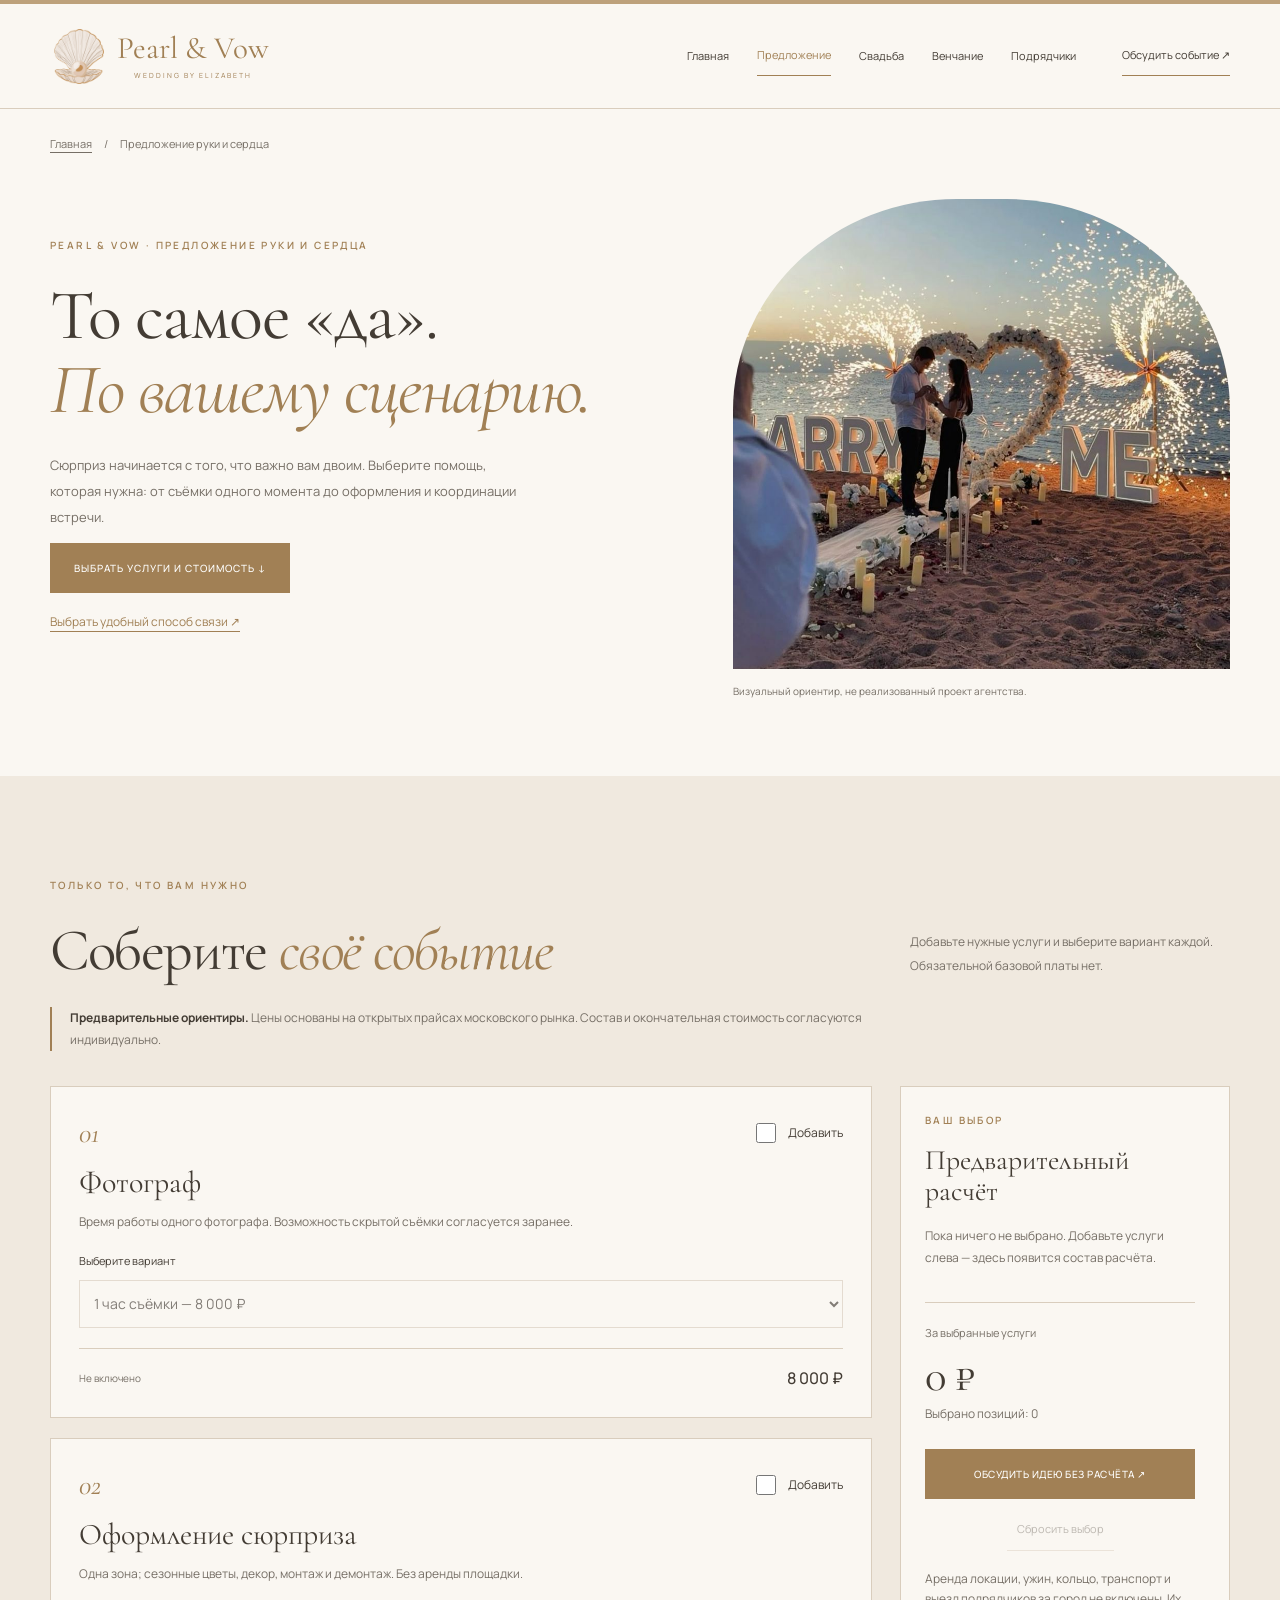
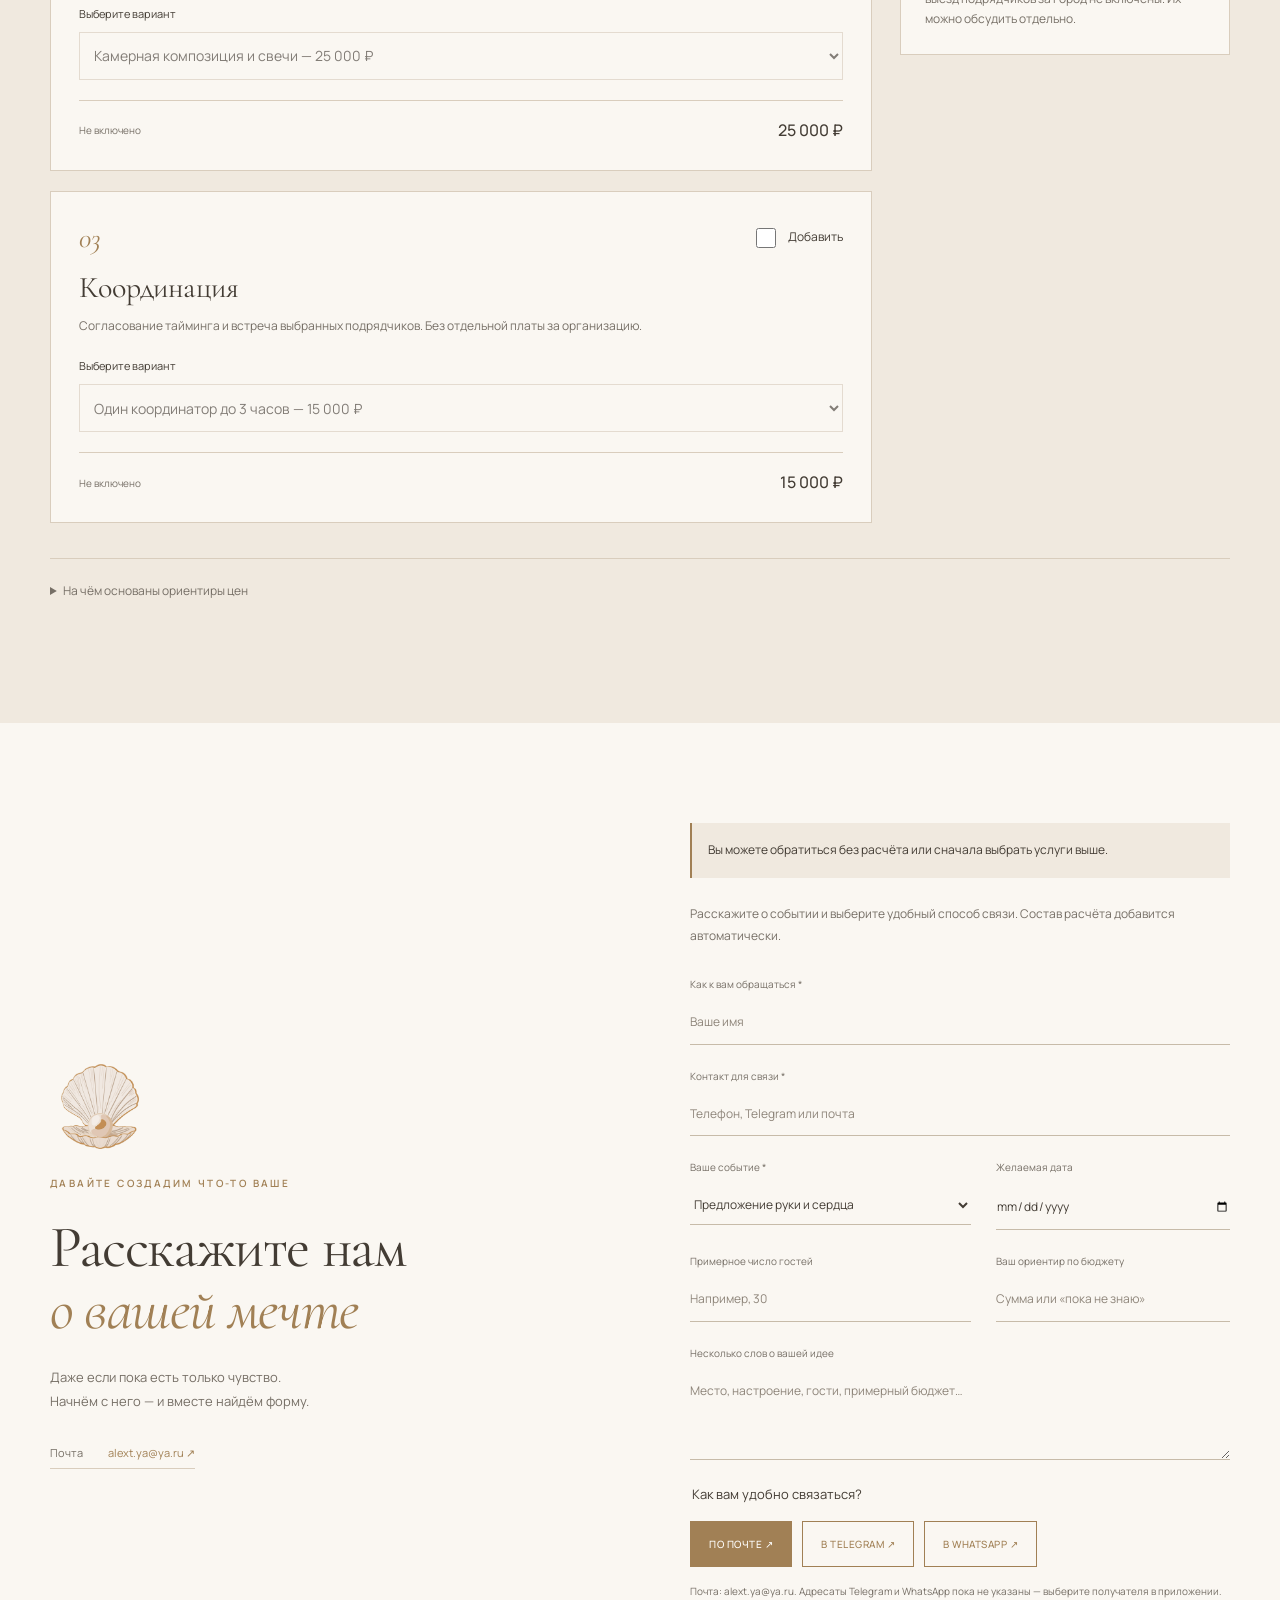
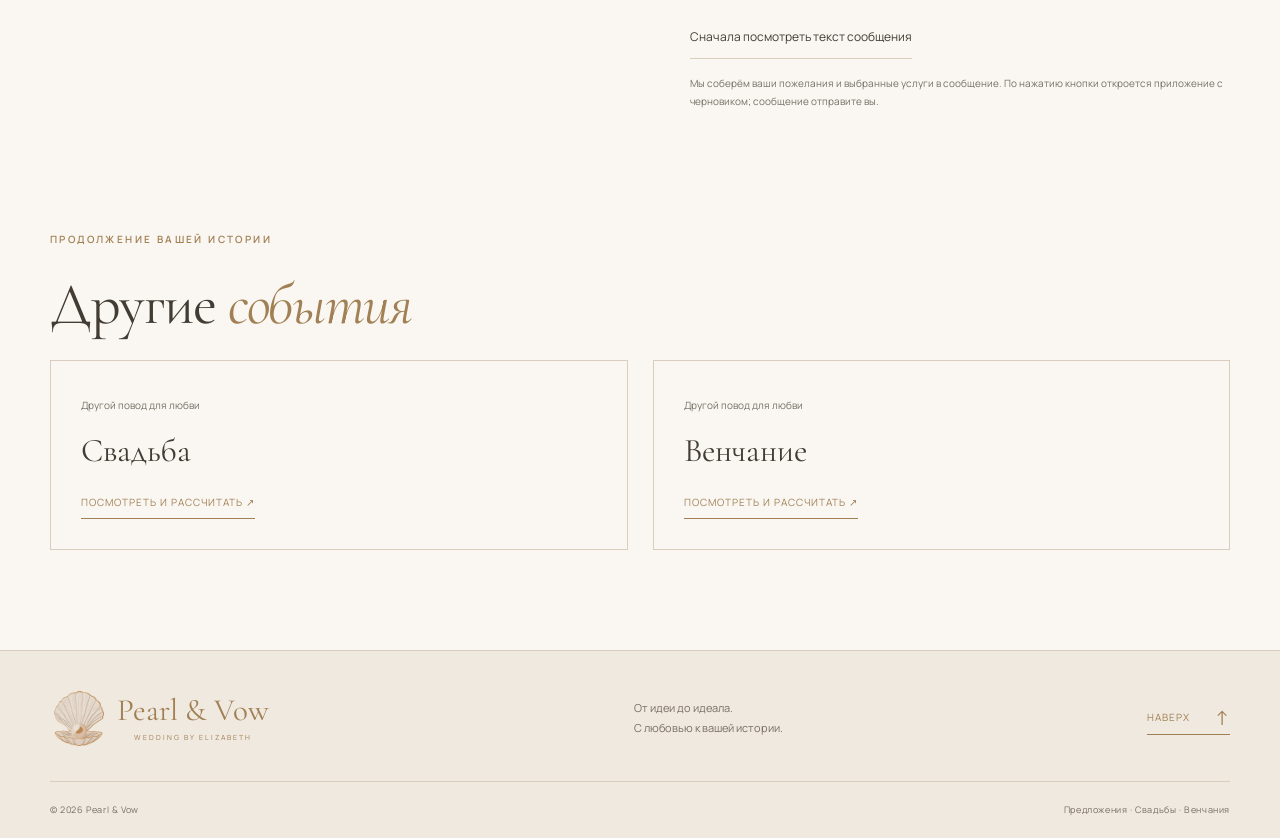
<file: proposal.html>
<!doctype html>
<html lang="ru">
<head>
  <meta charset="utf-8">
  <meta name="viewport" content="width=device-width, initial-scale=1">
  <meta name="description" content="Предложение руки и сердца: выберите состав услуг и варианты, рассчитайте предварительную стоимость и обсудите событие с Pearl &amp; Vow.">
  <meta name="theme-color" content="#f7f3ed">
  <meta property="og:title" content="Предложение руки и сердца — Pearl &amp; Vow">
  <meta property="og:description" content="Предложения руки и сердца, свадьбы и венчания. С заботой о вашей истории.">
  <meta property="og:type" content="website">
  <meta property="og:locale" content="ru_RU">
  <title>Предложение руки и сердца — услуги и расчёт стоимости | Pearl &amp; Vow</title>
  <link rel="icon" href="./assets/optimized/favicon.png" type="image/png">
  <link rel="preconnect" href="https://fonts.googleapis.com">
  <link rel="preconnect" href="https://fonts.gstatic.com" crossorigin>
  <link href="https://fonts.googleapis.com/css2?family=Cormorant+Garamond:ital,wght@0,400;0,500;0,600;1,400;1,500&family=Manrope:wght@400;500;600&display=swap" rel="stylesheet">
  <link rel="stylesheet" href="./styles.css?v=20261118-contractors1">
  <script src="./config.js" defer></script>
  <script src="./pricing.js" defer></script>
  <script src="./calculator.js" defer></script>
  <script src="./message-links.js" defer></script>
  <script src="./script.js?v=20261118-contractors1" defer></script>
<!-- Yandex.Metrika counter -->
<script type="text/javascript">
    (function(m,e,t,r,i,k,a){
        m[i]=m[i]||function(){(m[i].a=m[i].a||[]).push(arguments)};
        m[i].l=1*new Date();
        for (var j = 0; j < document.scripts.length; j++) {if (document.scripts[j].src === r) { return; }}
        k=e.createElement(t),a=e.getElementsByTagName(t)[0],k.async=1,k.src=r,a.parentNode.insertBefore(k,a)
    })(window, document,'script','https://mc.yandex.ru/metrika/tag.js?id=114304677', 'ym');

    ym(114304677, 'init', {ssr:true, webvisor:true, clickmap:true, ecommerce:"dataLayer", referrer: document.referrer, url: location.href, accurateTrackBounce:true, trackLinks:true});
</script>
<!-- /Yandex.Metrika counter -->
</head>
<body data-service-page="proposal">
<!-- Yandex.Metrika noscript -->
<noscript><div><img src="https://mc.yandex.ru/watch/114304677" style="position:absolute; left:-9999px;" alt="" /></div></noscript>
<!-- /Yandex.Metrika noscript -->
<a class="skip-link" href="#main">Перейти к содержимому</a>  <header class="header" id="top">
    <div class="container nav-bar">
      <a class="brand" href="./index.html" aria-label="Pearl and Vow — на главную"><img src="./assets/optimized/logo.png" alt="" width="64" height="58"><span>Pearl &amp; Vow<small>Wedding by Elizabeth</small></span></a>
      <button class="menu-toggle" type="button" aria-expanded="false" aria-controls="navigation"><span></span><span></span><span class="sr-only">Меню</span></button>
      <nav id="navigation" aria-label="Основная навигация"><a href="./index.html">Главная</a><a href="./proposal.html" aria-current="page">Предложение</a><a href="./wedding.html">Свадьба</a><a href="./ceremony.html">Венчание</a><a href="./contractors.html">Подрядчики</a><a class="nav-cta" href="#contact">Обсудить событие ↗</a></nav>
    </div>
  </header>
<main id="main"><div class="container breadcrumbs"><a href="./index.html">Главная</a><span aria-hidden="true"> / </span><span>Предложение руки и сердца</span></div><section class="service-hero container"><div><p class="eyebrow">Pearl &amp; Vow · Предложение руки и сердца</p><h1>То самое «да».<br><em>По вашему сценарию.</em></h1><p>Сюрприз начинается с того, что важно вам двоим. Выберите помощь, которая нужна: от съёмки одного момента до оформления и координации встречи.</p><a class="button" href="#calculator">Выбрать услуги и стоимость ↓</a><a class="hero-direct" href="#contact">Выбрать удобный способ связи ↗</a></div><img src="./assets/optimized/IMG_1194-960.jpg" alt="Вдохновение для события: предложение руки и сердца" width="736" height="1104" fetchpriority="high"><p class="service-image-note">Визуальный ориентир, не реализованный проект агентства.</p></section><section class="calculator-section section" id="calculator" aria-labelledby="calculator-title"><div class="container"><p class="eyebrow">Только то, что вам нужно</p><div class="section-heading"><div><h2 id="calculator-title">Соберите <em>своё событие</em></h2></div><p>Добавьте нужные услуги и выберите вариант каждой. Обязательной базовой платы нет.</p></div><p class="estimate-notice"><strong>Предварительные ориентиры.</strong> Цены основаны на открытых прайсах московского рынка. Состав и окончательная стоимость согласуются индивидуально.</p><div class="calculator-layout"><div class="option-grid"><article class="option-card" data-option="photo"><div class="option-top"><span class="option-number">01</span><label class="option-toggle" for="include-photo"><input type="checkbox" id="include-photo" data-include="photo" aria-describedby="note-photo"><span>Добавить</span></label></div><h3>Фотограф</h3><p id="note-photo">Время работы одного фотографа. Возможность скрытой съёмки согласуется заранее.</p><label class="variant-label" for="variant-photo">Выберите вариант</label><select id="variant-photo" data-variant="photo" disabled><option value="v0">1 час съёмки — 8 000 ₽</option><option value="v1">2 часа съёмки — 15 000 ₽</option><option value="v2">3 часа съёмки — 20 000 ₽</option></select><div class="option-bottom"><span data-option-state>Не включено</span><strong data-option-price>8 000 ₽</strong></div></article><article class="option-card" data-option="decor"><div class="option-top"><span class="option-number">02</span><label class="option-toggle" for="include-decor"><input type="checkbox" id="include-decor" data-include="decor" aria-describedby="note-decor"><span>Добавить</span></label></div><h3>Оформление сюрприза</h3><p id="note-decor">Одна зона; сезонные цветы, декор, монтаж и демонтаж. Без аренды площадки.</p><label class="variant-label" for="variant-decor">Выберите вариант</label><select id="variant-decor" data-variant="decor" disabled><option value="v0">Камерная композиция и свечи — 25 000 ₽</option><option value="v1">Цветочная зона и световой декор — 50 000 ₽</option><option value="v2">Объёмная цветочная композиция — 80 000 ₽</option></select><div class="option-bottom"><span data-option-state>Не включено</span><strong data-option-price>25 000 ₽</strong></div></article><article class="option-card" data-option="coordination"><div class="option-top"><span class="option-number">03</span><label class="option-toggle" for="include-coordination"><input type="checkbox" id="include-coordination" data-include="coordination" aria-describedby="note-coordination"><span>Добавить</span></label></div><h3>Координация</h3><p id="note-coordination">Согласование тайминга и встреча выбранных подрядчиков. Без отдельной платы за организацию.</p><label class="variant-label" for="variant-coordination">Выберите вариант</label><select id="variant-coordination" data-variant="coordination" disabled><option value="v0">Один координатор до 3 часов — 15 000 ₽</option><option value="v1">Один координатор до 6 часов — 25 000 ₽</option></select><div class="option-bottom"><span data-option-state>Не включено</span><strong data-option-price>15 000 ₽</strong></div></article></div><aside class="estimate-summary" aria-labelledby="estimate-title"><p class="eyebrow">Ваш выбор</p><h3 id="estimate-title">Предварительный расчёт</h3><p id="estimate-empty">Пока ничего не выбрано. Добавьте услуги слева — здесь появится состав расчёта.</p><ul id="estimate-items"></ul><div class="estimate-total"><span>За выбранные услуги</span><output id="estimate-total" aria-live="polite" aria-atomic="true">0 ₽</output></div><p class="estimate-count" id="estimate-count">Выбрано позиций: 0</p><a class="button" id="discuss-estimate" href="#contact">Обсудить выбранное ↗</a><button class="estimate-reset" type="button" id="reset-estimate" disabled>Сбросить выбор</button><p class="estimate-exclusions">Аренда локации, ужин, кольцо, транспорт и выезд подрядчиков за город не включены. Их можно обсудить отдельно.</p></aside></div><details class="price-method"><summary>На чём основаны ориентиры цен</summary><p>Ориентиры собраны 17 ноября 2026 года по открытым прайсам Москвы и области. Это пример расчёта, а не утверждённый прайс Pearl &amp; Vow. Значения округлены; варианты длительности и состава смоделированы для сравнения. Дата, сезон, регион, доставка и конкретная команда могут изменить смету.</p><ul><li><a href="https://fullmedia.ru/photoservices/svadba-i-love-story/semka-venchaniya/" target="_blank" rel="noopener noreferrer">FullMedia — съёмка венчания: 8 000 ₽ за час</a></li><li><a href="https://kaverinawedding.ru/blog-fotograf-na-venchanie" target="_blank" rel="noopener noreferrer">Анна Каверина — съёмка: 20 000 ₽ за два часа и 80 000 ₽ за 10 часов</a></li><li><a href="https://svadborg.ru/uslugi.html" target="_blank" rel="noopener noreferrer">Екатерина Устинова — координация: 35 000 ₽ за одного специалиста, 10 часов</a></li><li><a href="https://alveowed.com/blog/skolko-stoit-svadba-v-moskve-v-2026-godu-polnaya-raskladka-byudzheta/" target="_blank" rel="noopener noreferrer">Alveo Wed — бюджетные диапазоны свадебного декора</a></li><li><a href="https://alveowed.com/uslugi/organizaciya-predlozheniya-ruki-i-serdca/" target="_blank" rel="noopener noreferrer">Alveo Wed — предложение руки и сердца от 50 000 ₽ за пакет</a></li><li><a href="https://buketleta.com/flowers/buket_nevesty_butonerka/" target="_blank" rel="noopener noreferrer">«Букет лета» — букет с бутоньеркой от 4 300 ₽</a>; <a href="https://iloveyouflowers.ru/shop/folder/buket-nevesty" target="_blank" rel="noopener noreferrer">I Love You Flowers — букеты около 7 000 ₽</a></li></ul><p>Съёмка на 3 и 6 часов, короткая координация, составы оформления и объёмный букет — расчётные варианты на основе этих ориентиров. Они не означают, что перечисленные исполнители сотрудничают с агентством или предлагают именно такой набор.</p></details></div></section>    <section class="contact section container" id="contact" aria-labelledby="contact-title"><div class="contact-copy"><img class="contact-shell" src="./assets/optimized/logo.png" alt="" width="120" height="100" loading="lazy"><p class="eyebrow">Давайте создадим что-то ваше</p><h2 id="contact-title">Расскажите нам<br><em>о вашей мечте</em></h2><p>Даже если пока есть только чувство.<br>Начнём с него — и вместе найдём форму.</p><div class="contact-links" id="contact-links"><a href="mailto:alext.ya@ya.ru" data-contact="email">Почта <span>alext.ya@ya.ru ↗</span></a></div></div><form id="inquiry-form" method="dialog"><p class="selection-form-note" id="selection-form-note" role="status">Вы можете обратиться без расчёта или сначала выбрать услуги выше.</p><p class="form-intro">Расскажите о событии и выберите удобный способ связи. Состав расчёта добавится автоматически.</p><div class="field"><label for="name">Как к вам обращаться <span aria-hidden="true">*</span></label><input id="name" name="name" autocomplete="given-name" maxlength="80" placeholder="Ваше имя" required></div><div class="field"><label for="reply">Контакт для связи <span aria-hidden="true">*</span></label><input id="reply" name="reply" autocomplete="off" maxlength="120" placeholder="Телефон, Telegram или почта" required></div><div class="form-row"><div class="field"><label for="event">Ваше событие <span aria-hidden="true">*</span></label><select id="event" name="event" required><option selected>Предложение руки и сердца</option></select></div><div class="field"><label for="date">Желаемая дата</label><input id="date" name="date" type="date"></div></div><div class="form-row"><div class="field"><label for="guests">Примерное число гостей</label><input id="guests" name="guests" type="number" min="0" max="10000" step="1" inputmode="numeric" placeholder="Например, 30"></div><div class="field"><label for="budget">Ваш ориентир по бюджету</label><input id="budget" name="budget" maxlength="80" placeholder="Сумма или «пока не знаю»"></div></div><div class="field"><label for="message">Несколько слов о вашей идее</label><textarea id="message" name="message" maxlength="3000" rows="3" placeholder="Место, настроение, гости, примерный бюджет…"></textarea></div><fieldset class="channel-choice"><legend>Как вам удобно связаться?</legend><div class="channel-buttons"><button class="button" type="submit" name="channel" value="email">По почте ↗</button><button class="button button-outline" type="submit" name="channel" value="telegram">В Telegram ↗</button><button class="button button-outline" type="submit" name="channel" value="whatsapp">В WhatsApp ↗</button></div><p class="form-note">Почта: alext.ya@ya.ru. Адресаты Telegram и WhatsApp пока не указаны — выберите получателя в приложении.</p></fieldset><button class="preview-message" type="submit" name="channel" value="preview">Сначала посмотреть текст сообщения</button><p class="form-note">Мы соберём ваши пожелания и выбранные услуги в сообщение. По нажатию кнопки откроется приложение с черновиком; сообщение отправите вы.</p><p class="form-note" id="form-status" role="status"></p></form></section><section class="section container related"><p class="eyebrow">Продолжение вашей истории</p><h2>Другие <em>события</em></h2><div class="related-grid"><a class="related-card" href="./wedding.html"><span>Другой повод для любви</span><h3>Свадьба</h3><span class="text-link">Посмотреть и рассчитать ↗</span></a><a class="related-card" href="./ceremony.html"><span>Другой повод для любви</span><h3>Венчание</h3><span class="text-link">Посмотреть и рассчитать ↗</span></a></div></section></main>  <footer class="footer"><div class="container footer-top"><a class="brand" href="#top"><img src="./assets/optimized/logo.png" alt="" width="64" height="58"><span>Pearl &amp; Vow<small>Wedding by Elizabeth</small></span></a><p>От идеи до идеала.<br>С любовью к вашей истории.</p><a class="text-link" href="#top">Наверх <span aria-hidden="true">↑</span></a></div><div class="container footer-bottom"><span>© <span id="year">2026</span> Pearl &amp; Vow</span><span>Предложения · Свадьбы · Венчания</span></div></footer>
  <dialog id="message-dialog" class="content-dialog" aria-labelledby="message-title"><button class="dialog-close" type="button" data-close aria-label="Закрыть">×</button><p class="eyebrow">Первый шаг к вашему событию</p><h2 id="message-title">Ваше сообщение <em>готово</em></h2><p>Текст можно отредактировать. Выберите приложение — черновик откроется с подготовленным сообщением. Отправку подтвердите в приложении.</p><p class="form-note">Почта: alext.ya@ya.ru. Для Telegram и WhatsApp получателя пока нужно выбрать самостоятельно.</p><label class="sr-only" for="message-draft">Текст обращения</label><textarea id="message-draft" rows="10"></textarea><div class="dialog-actions"><a class="button" id="email-link" href="mailto:alext.ya@ya.ru" data-message-channel="email">Открыть почту ↗</a><a class="button button-outline" id="telegram-link" href="https://web.telegram.org/k/" target="_blank" rel="noopener noreferrer" data-message-channel="telegram">Telegram в браузере ↗</a><a class="button button-outline" id="telegram-app-link" href="tg://msg_url?url=&amp;text=" data-message-channel="telegram-app">В приложении Telegram ↗</a><a class="button button-outline" id="whatsapp-link" href="https://wa.me/?text=" target="_blank" rel="noopener noreferrer" data-message-channel="whatsapp">Открыть WhatsApp ↗</a><button class="preview-message" id="copy-message" type="button">Скопировать текст</button></div><p class="form-note" id="handoff-status" role="status"></p><p id="copy-status" class="form-note" role="status"></p><p class="form-note">Если приложение не открылось или текст не перенёсся целиком, скопируйте его здесь и вставьте вручную. На ноутбуке Telegram открывается в браузере, на телефоне — в приложении. При необходимости используйте другую кнопку выше. После первого входа в Telegram Web может потребоваться нажать кнопку ещё раз. Для почты нужно настроенное почтовое приложение.</p></dialog><a class="mobile-contact" href="#calculator">Собрать предварительный расчёт ↓</a><noscript><p class="noscript-note">Для расчёта и подготовки сообщения включите JavaScript. Написать напрямую: <a href="mailto:alext.ya@ya.ru">alext.ya@ya.ru</a>.</p></noscript></body></html>
</file>
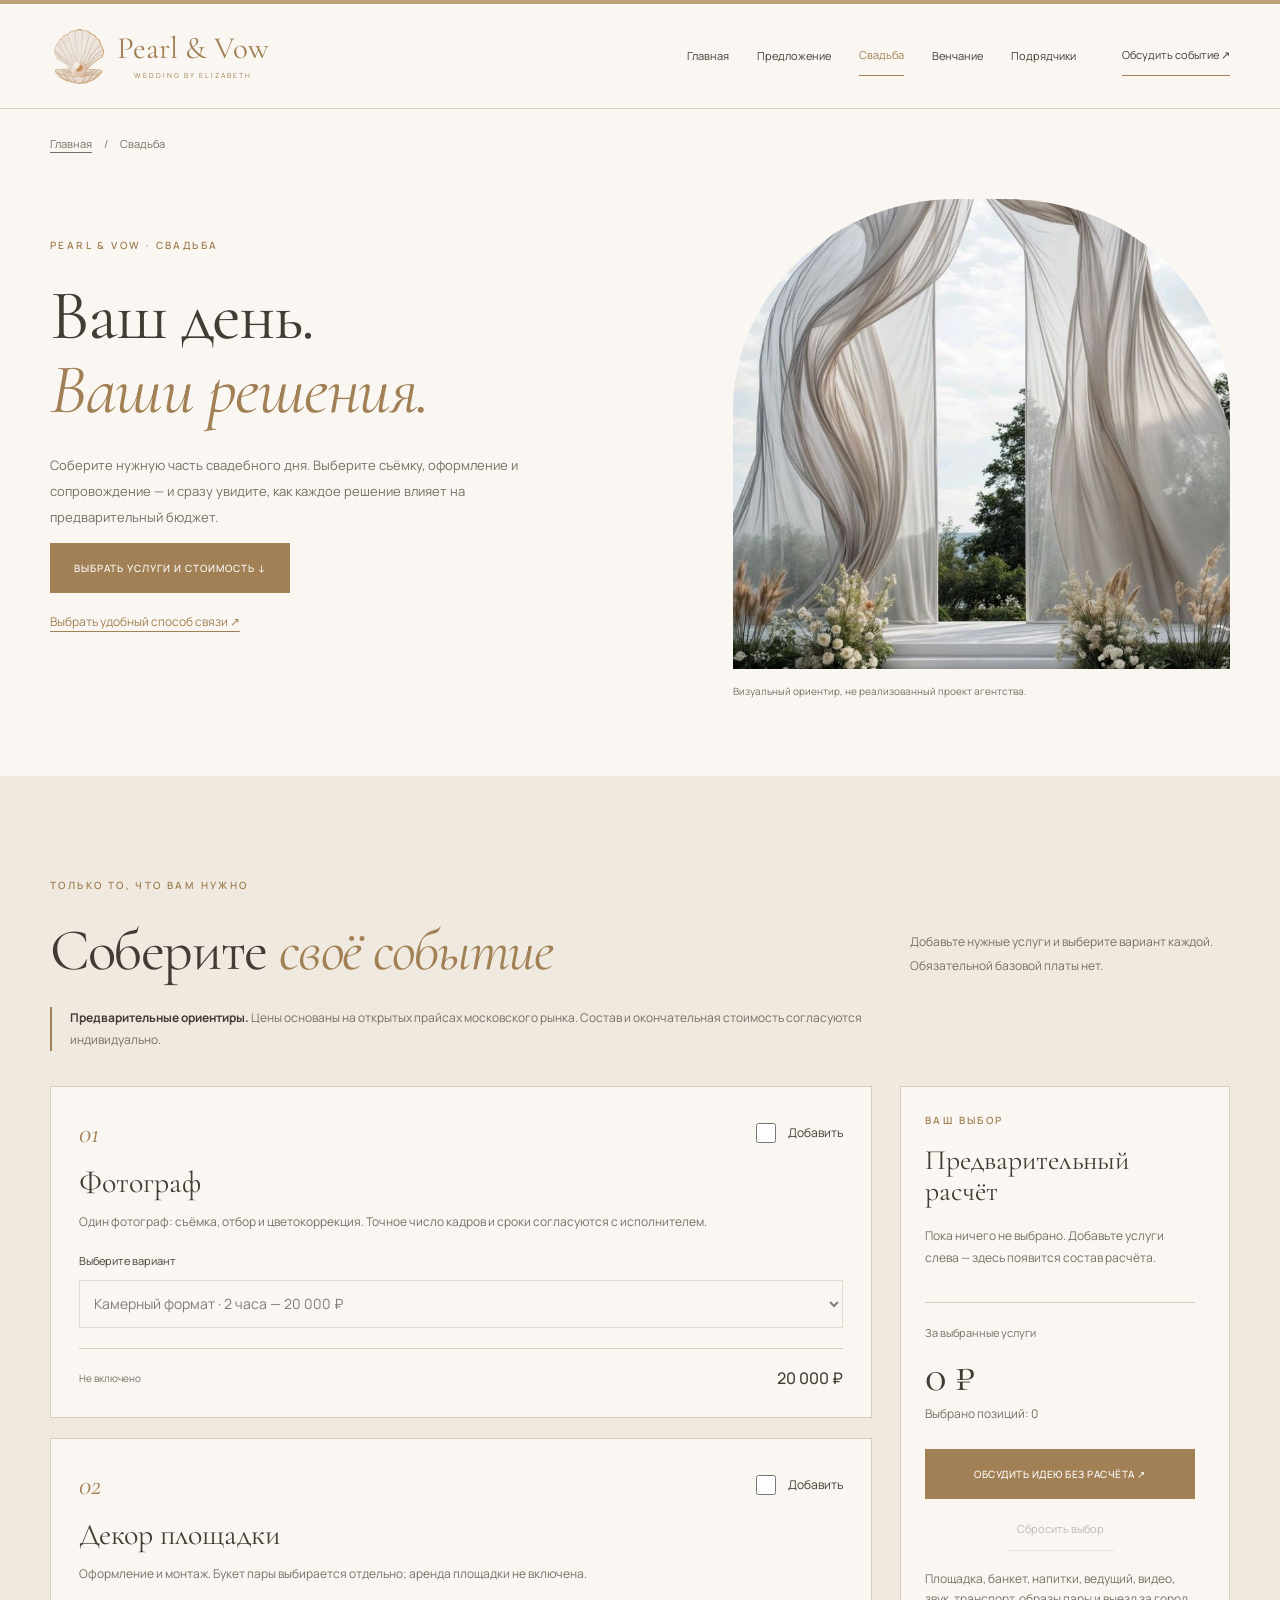
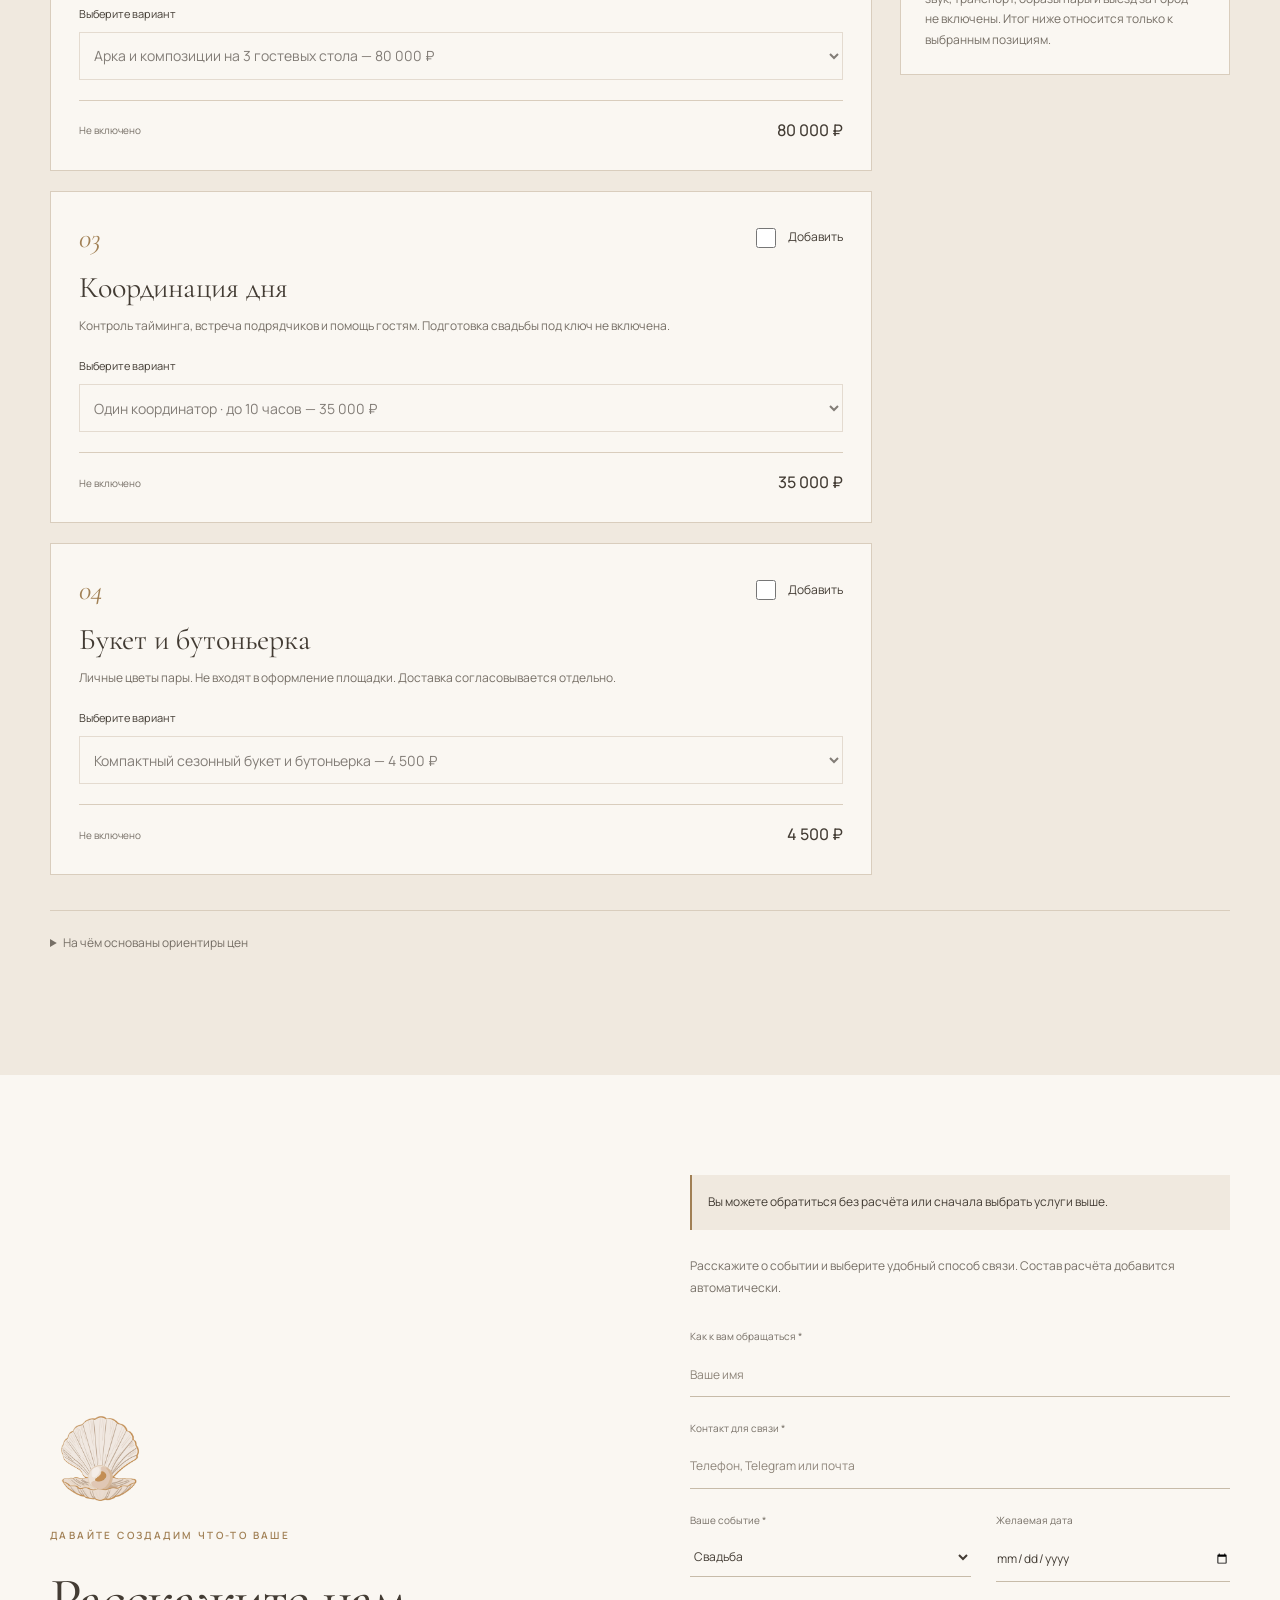
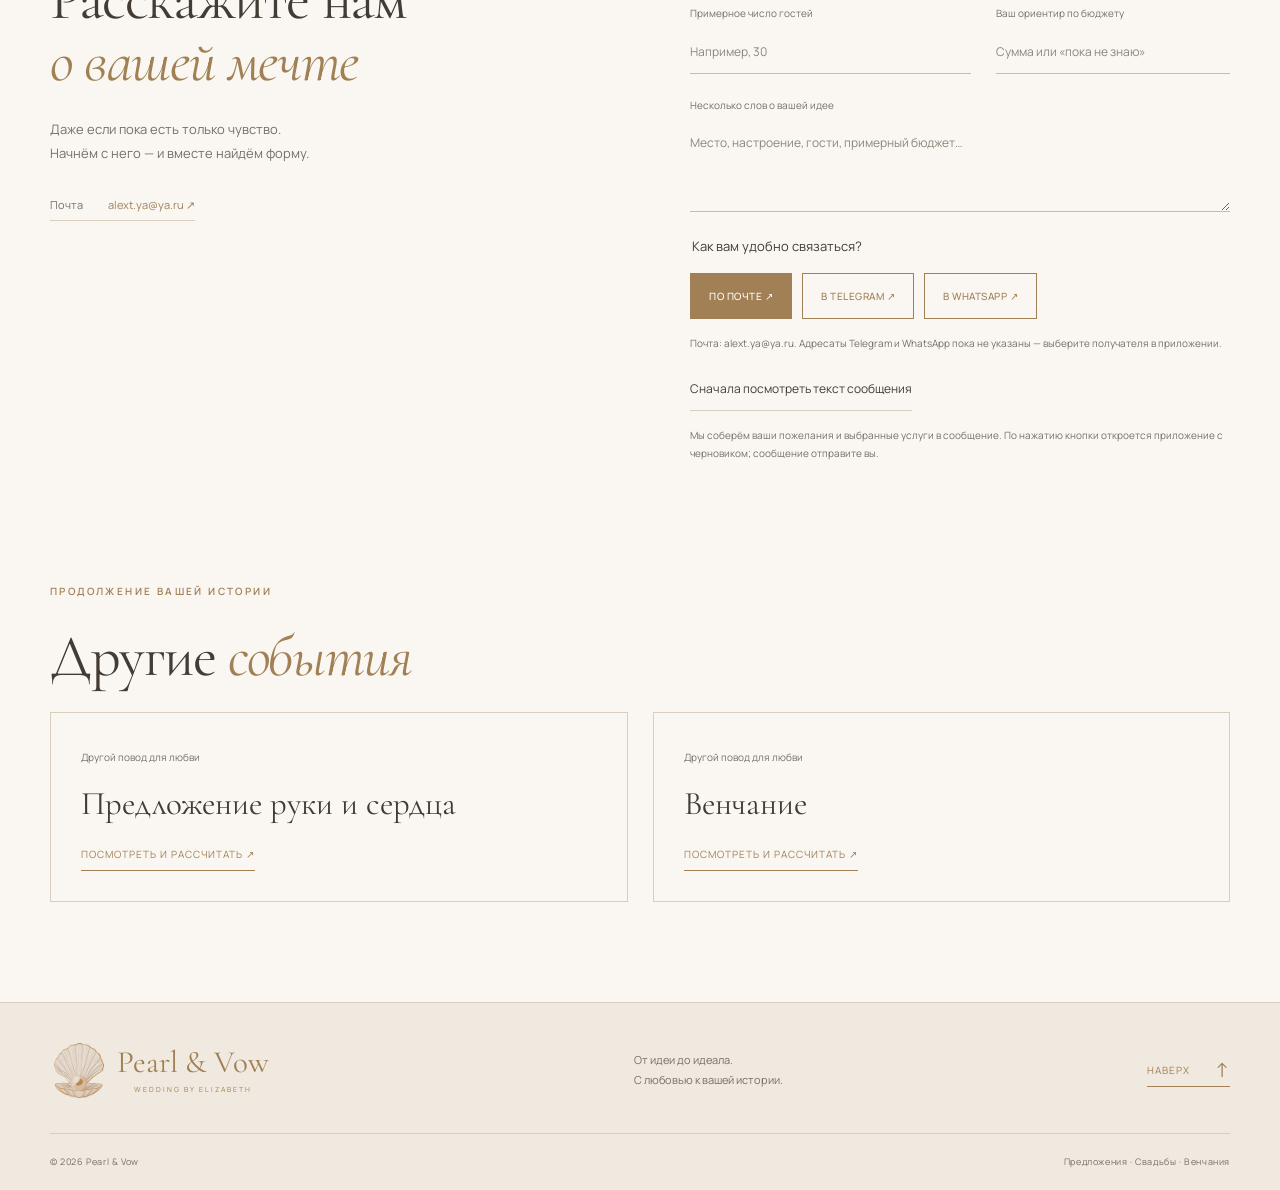
<file: wedding.html>
<!doctype html>
<html lang="ru">
<head>
  <meta charset="utf-8">
  <meta name="viewport" content="width=device-width, initial-scale=1">
  <meta name="description" content="Свадьба: выберите состав услуг и варианты, рассчитайте предварительную стоимость и обсудите событие с Pearl &amp; Vow.">
  <meta name="theme-color" content="#f7f3ed">
  <meta property="og:title" content="Свадьба — Pearl &amp; Vow">
  <meta property="og:description" content="Предложения руки и сердца, свадьбы и венчания. С заботой о вашей истории.">
  <meta property="og:type" content="website">
  <meta property="og:locale" content="ru_RU">
  <title>Свадьба — услуги и расчёт стоимости | Pearl &amp; Vow</title>
  <link rel="icon" href="./assets/optimized/favicon.png" type="image/png">
  <link rel="preconnect" href="https://fonts.googleapis.com">
  <link rel="preconnect" href="https://fonts.gstatic.com" crossorigin>
  <link href="https://fonts.googleapis.com/css2?family=Cormorant+Garamond:ital,wght@0,400;0,500;0,600;1,400;1,500&family=Manrope:wght@400;500;600&display=swap" rel="stylesheet">
  <link rel="stylesheet" href="./styles.css?v=20261118-contractors1">
  <script src="./config.js" defer></script>
  <script src="./pricing.js" defer></script>
  <script src="./calculator.js" defer></script>
  <script src="./message-links.js" defer></script>
  <script src="./script.js?v=20261118-contractors1" defer></script>
<!-- Yandex.Metrika counter -->
<script type="text/javascript">
    (function(m,e,t,r,i,k,a){
        m[i]=m[i]||function(){(m[i].a=m[i].a||[]).push(arguments)};
        m[i].l=1*new Date();
        for (var j = 0; j < document.scripts.length; j++) {if (document.scripts[j].src === r) { return; }}
        k=e.createElement(t),a=e.getElementsByTagName(t)[0],k.async=1,k.src=r,a.parentNode.insertBefore(k,a)
    })(window, document,'script','https://mc.yandex.ru/metrika/tag.js?id=114304677', 'ym');

    ym(114304677, 'init', {ssr:true, webvisor:true, clickmap:true, ecommerce:"dataLayer", referrer: document.referrer, url: location.href, accurateTrackBounce:true, trackLinks:true});
</script>
<!-- /Yandex.Metrika counter -->
</head>
<body data-service-page="wedding">
<!-- Yandex.Metrika noscript -->
<noscript><div><img src="https://mc.yandex.ru/watch/114304677" style="position:absolute; left:-9999px;" alt="" /></div></noscript>
<!-- /Yandex.Metrika noscript -->
<a class="skip-link" href="#main">Перейти к содержимому</a>  <header class="header" id="top">
    <div class="container nav-bar">
      <a class="brand" href="./index.html" aria-label="Pearl and Vow — на главную"><img src="./assets/optimized/logo.png" alt="" width="64" height="58"><span>Pearl &amp; Vow<small>Wedding by Elizabeth</small></span></a>
      <button class="menu-toggle" type="button" aria-expanded="false" aria-controls="navigation"><span></span><span></span><span class="sr-only">Меню</span></button>
      <nav id="navigation" aria-label="Основная навигация"><a href="./index.html">Главная</a><a href="./proposal.html">Предложение</a><a href="./wedding.html" aria-current="page">Свадьба</a><a href="./ceremony.html">Венчание</a><a href="./contractors.html">Подрядчики</a><a class="nav-cta" href="#contact">Обсудить событие ↗</a></nav>
    </div>
  </header>
<main id="main"><div class="container breadcrumbs"><a href="./index.html">Главная</a><span aria-hidden="true"> / </span><span>Свадьба</span></div><section class="service-hero container"><div><p class="eyebrow">Pearl &amp; Vow · Свадьба</p><h1>Ваш день.<br><em>Ваши решения.</em></h1><p>Соберите нужную часть свадебного дня. Выберите съёмку, оформление и сопровождение — и сразу увидите, как каждое решение влияет на предварительный бюджет.</p><a class="button" href="#calculator">Выбрать услуги и стоимость ↓</a><a class="hero-direct" href="#contact">Выбрать удобный способ связи ↗</a></div><img src="./assets/optimized/IMG_1198-960.jpg" alt="Вдохновение для события: свадьба" width="736" height="1104" fetchpriority="high"><p class="service-image-note">Визуальный ориентир, не реализованный проект агентства.</p></section><section class="calculator-section section" id="calculator" aria-labelledby="calculator-title"><div class="container"><p class="eyebrow">Только то, что вам нужно</p><div class="section-heading"><div><h2 id="calculator-title">Соберите <em>своё событие</em></h2></div><p>Добавьте нужные услуги и выберите вариант каждой. Обязательной базовой платы нет.</p></div><p class="estimate-notice"><strong>Предварительные ориентиры.</strong> Цены основаны на открытых прайсах московского рынка. Состав и окончательная стоимость согласуются индивидуально.</p><div class="calculator-layout"><div class="option-grid"><article class="option-card" data-option="photo"><div class="option-top"><span class="option-number">01</span><label class="option-toggle" for="include-photo"><input type="checkbox" id="include-photo" data-include="photo" aria-describedby="note-photo"><span>Добавить</span></label></div><h3>Фотограф</h3><p id="note-photo">Один фотограф: съёмка, отбор и цветокоррекция. Точное число кадров и сроки согласуются с исполнителем.</p><label class="variant-label" for="variant-photo">Выберите вариант</label><select id="variant-photo" data-variant="photo" disabled><option value="v0">Камерный формат · 2 часа — 20 000 ₽</option><option value="v1">Основные моменты · 6 часов — 48 000 ₽</option><option value="v2">Свадебный день · 10 часов — 80 000 ₽</option></select><div class="option-bottom"><span data-option-state>Не включено</span><strong data-option-price>20 000 ₽</strong></div></article><article class="option-card" data-option="decor"><div class="option-top"><span class="option-number">02</span><label class="option-toggle" for="include-decor"><input type="checkbox" id="include-decor" data-include="decor" aria-describedby="note-decor"><span>Добавить</span></label></div><h3>Декор площадки</h3><p id="note-decor">Оформление и монтаж. Букет пары выбирается отдельно; аренда площадки не включена.</p><label class="variant-label" for="variant-decor">Выберите вариант</label><select id="variant-decor" data-variant="decor" disabled><option value="v0">Арка и композиции на 3 гостевых стола — 80 000 ₽</option><option value="v1">Арка, 5 столов и небольшая фотозона — 140 000 ₽</option><option value="v2">Арка, 8 столов и объёмная фотозона — 220 000 ₽</option></select><div class="option-bottom"><span data-option-state>Не включено</span><strong data-option-price>80 000 ₽</strong></div></article><article class="option-card" data-option="coordination"><div class="option-top"><span class="option-number">03</span><label class="option-toggle" for="include-coordination"><input type="checkbox" id="include-coordination" data-include="coordination" aria-describedby="note-coordination"><span>Добавить</span></label></div><h3>Координация дня</h3><p id="note-coordination">Контроль тайминга, встреча подрядчиков и помощь гостям. Подготовка свадьбы под ключ не включена.</p><label class="variant-label" for="variant-coordination">Выберите вариант</label><select id="variant-coordination" data-variant="coordination" disabled><option value="v0">Один координатор · до 10 часов — 35 000 ₽</option><option value="v1">Два координатора · до 10 часов — 70 000 ₽</option></select><div class="option-bottom"><span data-option-state>Не включено</span><strong data-option-price>35 000 ₽</strong></div></article><article class="option-card" data-option="flowers"><div class="option-top"><span class="option-number">04</span><label class="option-toggle" for="include-flowers"><input type="checkbox" id="include-flowers" data-include="flowers" aria-describedby="note-flowers"><span>Добавить</span></label></div><h3>Букет и бутоньерка</h3><p id="note-flowers">Личные цветы пары. Не входят в оформление площадки. Доставка согласовывается отдельно.</p><label class="variant-label" for="variant-flowers">Выберите вариант</label><select id="variant-flowers" data-variant="flowers" disabled><option value="v0">Компактный сезонный букет и бутоньерка — 4 500 ₽</option><option value="v1">Средний сезонный букет и бутоньерка — 7 000 ₽</option><option value="v2">Объёмный букет и бутоньерка — 9 500 ₽</option></select><div class="option-bottom"><span data-option-state>Не включено</span><strong data-option-price>4 500 ₽</strong></div></article></div><aside class="estimate-summary" aria-labelledby="estimate-title"><p class="eyebrow">Ваш выбор</p><h3 id="estimate-title">Предварительный расчёт</h3><p id="estimate-empty">Пока ничего не выбрано. Добавьте услуги слева — здесь появится состав расчёта.</p><ul id="estimate-items"></ul><div class="estimate-total"><span>За выбранные услуги</span><output id="estimate-total" aria-live="polite" aria-atomic="true">0 ₽</output></div><p class="estimate-count" id="estimate-count">Выбрано позиций: 0</p><a class="button" id="discuss-estimate" href="#contact">Обсудить выбранное ↗</a><button class="estimate-reset" type="button" id="reset-estimate" disabled>Сбросить выбор</button><p class="estimate-exclusions">Площадка, банкет, напитки, ведущий, видео, звук, транспорт, образы пары и выезд за город не включены. Итог ниже относится только к выбранным позициям.</p></aside></div><details class="price-method"><summary>На чём основаны ориентиры цен</summary><p>Ориентиры собраны 17 ноября 2026 года по открытым прайсам Москвы и области. Это пример расчёта, а не утверждённый прайс Pearl &amp; Vow. Значения округлены; варианты длительности и состава смоделированы для сравнения. Дата, сезон, регион, доставка и конкретная команда могут изменить смету.</p><ul><li><a href="https://fullmedia.ru/photoservices/svadba-i-love-story/semka-venchaniya/" target="_blank" rel="noopener noreferrer">FullMedia — съёмка венчания: 8 000 ₽ за час</a></li><li><a href="https://kaverinawedding.ru/blog-fotograf-na-venchanie" target="_blank" rel="noopener noreferrer">Анна Каверина — съёмка: 20 000 ₽ за два часа и 80 000 ₽ за 10 часов</a></li><li><a href="https://svadborg.ru/uslugi.html" target="_blank" rel="noopener noreferrer">Екатерина Устинова — координация: 35 000 ₽ за одного специалиста, 10 часов</a></li><li><a href="https://alveowed.com/blog/skolko-stoit-svadba-v-moskve-v-2026-godu-polnaya-raskladka-byudzheta/" target="_blank" rel="noopener noreferrer">Alveo Wed — бюджетные диапазоны свадебного декора</a></li><li><a href="https://alveowed.com/uslugi/organizaciya-predlozheniya-ruki-i-serdca/" target="_blank" rel="noopener noreferrer">Alveo Wed — предложение руки и сердца от 50 000 ₽ за пакет</a></li><li><a href="https://buketleta.com/flowers/buket_nevesty_butonerka/" target="_blank" rel="noopener noreferrer">«Букет лета» — букет с бутоньеркой от 4 300 ₽</a>; <a href="https://iloveyouflowers.ru/shop/folder/buket-nevesty" target="_blank" rel="noopener noreferrer">I Love You Flowers — букеты около 7 000 ₽</a></li></ul><p>Съёмка на 3 и 6 часов, короткая координация, составы оформления и объёмный букет — расчётные варианты на основе этих ориентиров. Они не означают, что перечисленные исполнители сотрудничают с агентством или предлагают именно такой набор.</p></details></div></section>    <section class="contact section container" id="contact" aria-labelledby="contact-title"><div class="contact-copy"><img class="contact-shell" src="./assets/optimized/logo.png" alt="" width="120" height="100" loading="lazy"><p class="eyebrow">Давайте создадим что-то ваше</p><h2 id="contact-title">Расскажите нам<br><em>о вашей мечте</em></h2><p>Даже если пока есть только чувство.<br>Начнём с него — и вместе найдём форму.</p><div class="contact-links" id="contact-links"><a href="mailto:alext.ya@ya.ru" data-contact="email">Почта <span>alext.ya@ya.ru ↗</span></a></div></div><form id="inquiry-form" method="dialog"><p class="selection-form-note" id="selection-form-note" role="status">Вы можете обратиться без расчёта или сначала выбрать услуги выше.</p><p class="form-intro">Расскажите о событии и выберите удобный способ связи. Состав расчёта добавится автоматически.</p><div class="field"><label for="name">Как к вам обращаться <span aria-hidden="true">*</span></label><input id="name" name="name" autocomplete="given-name" maxlength="80" placeholder="Ваше имя" required></div><div class="field"><label for="reply">Контакт для связи <span aria-hidden="true">*</span></label><input id="reply" name="reply" autocomplete="off" maxlength="120" placeholder="Телефон, Telegram или почта" required></div><div class="form-row"><div class="field"><label for="event">Ваше событие <span aria-hidden="true">*</span></label><select id="event" name="event" required><option selected>Свадьба</option></select></div><div class="field"><label for="date">Желаемая дата</label><input id="date" name="date" type="date"></div></div><div class="form-row"><div class="field"><label for="guests">Примерное число гостей</label><input id="guests" name="guests" type="number" min="0" max="10000" step="1" inputmode="numeric" placeholder="Например, 30"></div><div class="field"><label for="budget">Ваш ориентир по бюджету</label><input id="budget" name="budget" maxlength="80" placeholder="Сумма или «пока не знаю»"></div></div><div class="field"><label for="message">Несколько слов о вашей идее</label><textarea id="message" name="message" maxlength="3000" rows="3" placeholder="Место, настроение, гости, примерный бюджет…"></textarea></div><fieldset class="channel-choice"><legend>Как вам удобно связаться?</legend><div class="channel-buttons"><button class="button" type="submit" name="channel" value="email">По почте ↗</button><button class="button button-outline" type="submit" name="channel" value="telegram">В Telegram ↗</button><button class="button button-outline" type="submit" name="channel" value="whatsapp">В WhatsApp ↗</button></div><p class="form-note">Почта: alext.ya@ya.ru. Адресаты Telegram и WhatsApp пока не указаны — выберите получателя в приложении.</p></fieldset><button class="preview-message" type="submit" name="channel" value="preview">Сначала посмотреть текст сообщения</button><p class="form-note">Мы соберём ваши пожелания и выбранные услуги в сообщение. По нажатию кнопки откроется приложение с черновиком; сообщение отправите вы.</p><p class="form-note" id="form-status" role="status"></p></form></section><section class="section container related"><p class="eyebrow">Продолжение вашей истории</p><h2>Другие <em>события</em></h2><div class="related-grid"><a class="related-card" href="./proposal.html"><span>Другой повод для любви</span><h3>Предложение руки и сердца</h3><span class="text-link">Посмотреть и рассчитать ↗</span></a><a class="related-card" href="./ceremony.html"><span>Другой повод для любви</span><h3>Венчание</h3><span class="text-link">Посмотреть и рассчитать ↗</span></a></div></section></main>  <footer class="footer"><div class="container footer-top"><a class="brand" href="#top"><img src="./assets/optimized/logo.png" alt="" width="64" height="58"><span>Pearl &amp; Vow<small>Wedding by Elizabeth</small></span></a><p>От идеи до идеала.<br>С любовью к вашей истории.</p><a class="text-link" href="#top">Наверх <span aria-hidden="true">↑</span></a></div><div class="container footer-bottom"><span>© <span id="year">2026</span> Pearl &amp; Vow</span><span>Предложения · Свадьбы · Венчания</span></div></footer>
  <dialog id="message-dialog" class="content-dialog" aria-labelledby="message-title"><button class="dialog-close" type="button" data-close aria-label="Закрыть">×</button><p class="eyebrow">Первый шаг к вашему событию</p><h2 id="message-title">Ваше сообщение <em>готово</em></h2><p>Текст можно отредактировать. Выберите приложение — черновик откроется с подготовленным сообщением. Отправку подтвердите в приложении.</p><p class="form-note">Почта: alext.ya@ya.ru. Для Telegram и WhatsApp получателя пока нужно выбрать самостоятельно.</p><label class="sr-only" for="message-draft">Текст обращения</label><textarea id="message-draft" rows="10"></textarea><div class="dialog-actions"><a class="button" id="email-link" href="mailto:alext.ya@ya.ru" data-message-channel="email">Открыть почту ↗</a><a class="button button-outline" id="telegram-link" href="https://web.telegram.org/k/" target="_blank" rel="noopener noreferrer" data-message-channel="telegram">Telegram в браузере ↗</a><a class="button button-outline" id="telegram-app-link" href="tg://msg_url?url=&amp;text=" data-message-channel="telegram-app">В приложении Telegram ↗</a><a class="button button-outline" id="whatsapp-link" href="https://wa.me/?text=" target="_blank" rel="noopener noreferrer" data-message-channel="whatsapp">Открыть WhatsApp ↗</a><button class="preview-message" id="copy-message" type="button">Скопировать текст</button></div><p class="form-note" id="handoff-status" role="status"></p><p id="copy-status" class="form-note" role="status"></p><p class="form-note">Если приложение не открылось или текст не перенёсся целиком, скопируйте его здесь и вставьте вручную. На ноутбуке Telegram открывается в браузере, на телефоне — в приложении. При необходимости используйте другую кнопку выше. После первого входа в Telegram Web может потребоваться нажать кнопку ещё раз. Для почты нужно настроенное почтовое приложение.</p></dialog><a class="mobile-contact" href="#calculator">Собрать предварительный расчёт ↓</a><noscript><p class="noscript-note">Для расчёта и подготовки сообщения включите JavaScript. Написать напрямую: <a href="mailto:alext.ya@ya.ru">alext.ya@ya.ru</a>.</p></noscript></body></html>
</file>
<file: styles.css>
:root{--paper:#faf7f2;--cream:#f0e9df;--sand:#e5d5c4;--gold:#a18055;--ink:#433c34;--muted:#766f66;--line:#d9cdbd;--serif:'Cormorant Garamond',Georgia,serif;--sans:Manrope,Arial,sans-serif}*{box-sizing:border-box}html{scroll-behavior:smooth;scroll-padding-top:100px}body{margin:0;background:var(--paper);color:var(--ink);font-family:var(--sans);font-size:14px;line-height:1.85}body.modal-open{overflow:hidden}a{color:inherit;text-decoration:none}button,input,textarea,select{font:inherit}button{cursor:pointer}button,a,input,select,textarea,summary{-webkit-tap-highlight-color:transparent}button{color:inherit}button:focus-visible,a:focus-visible,summary:focus-visible{outline:2px solid var(--gold);outline-offset:5px}img{display:block;max-width:100%}button{border-radius:0}h1,h2,h3,p{margin-top:0}h1,h2,h3{font-family:var(--serif);font-weight:400;line-height:1.05}h2{font-size:clamp(40px,4.6vw,65px);letter-spacing:-1.4px;margin-bottom:24px}h3{font-size:33px;margin-bottom:18px}em{font-weight:400;color:var(--gold)}.container{width:min(1220px,calc(100% - 100px));margin-inline:auto}.section{padding-block:100px}.eyebrow{font-size:10px;text-transform:uppercase;letter-spacing:2.4px;color:var(--gold);font-weight:600;margin-bottom:25px}.header{border-top:4px solid #bda17b;border-bottom:1px solid var(--line);background:var(--paper)}.nav-bar{min-height:104px;display:flex;align-items:center;justify-content:space-between;gap:30px}.brand{display:inline-flex;align-items:center;gap:9px;flex-shrink:0}.brand img{width:58px;height:55px;object-fit:contain;mix-blend-mode:multiply}.brand>span{font-family:var(--serif);font-size:31px;color:var(--gold);line-height:1}.brand small{display:block;text-transform:uppercase;font-family:var(--sans);font-size:7px;letter-spacing:2px;margin-top:8px;text-align:center}.nav-bar nav{display:flex;align-items:center;gap:28px;font-size:11px}.nav-bar nav a{padding-block:9px}.nav-bar nav a:hover{color:var(--gold)}.nav-cta{border-bottom:1px solid var(--gold);margin-left:18px}.nav-cta span{margin-left:16px}.menu-toggle{display:none}.hero{display:grid;grid-template-columns:1fr 1fr;gap:35px;padding-top:56px;padding-bottom:61px;align-items:center}.hero-copy{padding:25px 0}.hero h1{font-size:clamp(62px,6.4vw,91px);letter-spacing:-2.3px;margin-bottom:26px;line-height:.99}.hero h1 em{white-space:nowrap}.hero-description{max-width:375px;color:var(--muted);font-size:13px;line-height:2;margin-bottom:28px}.button{display:inline-flex;align-items:center;justify-content:center;gap:30px;border:1px solid var(--gold);background:var(--gold);color:white;padding:16px 23px;font-size:10px;font-weight:500;letter-spacing:1px;text-transform:uppercase;line-height:1.6;transition:background .2s,color .2s}.button:hover{background:#856640;border-color:#856640}.button span{font-size:20px;line-height:1}.button-outline{background:transparent;color:var(--gold)}.button-outline:hover{color:white}.hero-footnote{display:flex;gap:14px;align-items:center;margin-top:40px}.hero-footnote p{margin:0;font-size:9px;letter-spacing:1.3px;text-transform:uppercase;color:var(--muted);line-height:1.9}.fine-line{width:43px;height:1px;background:var(--gold)}.hero-visual{position:relative;padding-left:25px}.hero-photo{height:610px;width:100%;object-fit:cover;object-position:50% 52%;border-radius:46% 46% 0 0;filter:saturate(.8)}.photo-caption{display:flex;justify-content:space-between;gap:12px;padding-top:14px;font-size:9px;color:var(--muted);letter-spacing:1px}.hero-seal{position:absolute;bottom:73px;left:-36px;width:132px;height:132px;border:1px solid #b8a182;background:var(--paper);border-radius:50%;display:flex;align-items:center;justify-content:center;flex-direction:column;text-align:center;font-family:var(--serif);font-size:22px;line-height:1.05;transform:rotate(-10deg)}.hero-seal em{font-size:18px}.hero-seal span{color:var(--gold);font-size:25px;margin-top:6px}.ribbon{border-block:1px solid var(--line);display:flex;justify-content:center;align-items:center;gap:45px;padding:22px 25px;font-size:9px;letter-spacing:2.5px;text-transform:uppercase}.ribbon i{font-size:20px;color:var(--gold);font-style:normal}.about{display:grid;grid-template-columns:1fr 1fr;align-items:center;gap:100px;padding-block:125px}.about-images{position:relative;min-height:510px;padding-right:75px}.about-main{height:450px;width:100%;object-fit:cover;filter:saturate(.7)}.about-detail{position:absolute;right:0;bottom:0;width:44%;height:280px;object-fit:cover;border:10px solid var(--paper)}.image-note{position:absolute;left:0;bottom:10px;font:italic 24px var(--serif);color:var(--gold)}.about-copy p:not(.eyebrow){color:var(--muted);font-size:13px;line-height:2}.text-link{display:inline-flex;align-items:center;gap:25px;border:0;border-bottom:1px solid var(--gold);padding:6px 0;background:transparent;font-size:10px;text-transform:uppercase;letter-spacing:1px;color:var(--gold)}.text-link span{font-size:20px;line-height:1}.text-link:hover{color:var(--ink)}.about-copy .text-link{margin-top:14px}.services{background:var(--cream)}.section-heading{display:flex;align-items:flex-end;justify-content:space-between;gap:40px;margin-bottom:45px}.section-heading h2{margin:0}.section-heading>p{max-width:320px;font-size:12px;color:var(--muted);line-height:2;margin:0 0 4px}.service-grid{display:grid;grid-template-columns:repeat(3,minmax(0,1fr));gap:32px}.service-photo{position:relative;overflow:hidden;margin-bottom:26px}.service-photo img{width:100%;height:360px;object-fit:cover;transition:transform .5s;filter:saturate(.75)}.service:hover img{transform:scale(1.035)}.service-photo>span{position:absolute;left:16px;bottom:13px;color:white;font:italic 32px var(--serif);text-shadow:0 1px 10px #0009}.service p{color:var(--muted);font-size:12px;line-height:2;margin-bottom:15px}.service-bottom{border-top:1px solid #d3c4b1;margin-top:45px;padding-top:25px;display:flex;align-items:center;justify-content:space-between;gap:25px}.service-bottom p{font-family:var(--serif);font-size:25px;line-height:1.5;margin:0}.service-bottom p span{font-family:var(--sans);font-size:11px;color:var(--muted)}.promise{text-align:center}.promise h2{margin-bottom:50px}.promise-grid{display:grid;grid-template-columns:repeat(3,1fr);gap:50px;text-align:left}.promise-grid article{border-top:1px solid var(--line);padding-top:23px}.promise-grid article>span{font-size:9px;color:var(--gold);letter-spacing:1px}.promise-grid h3{margin:18px 0 15px}.promise-grid p{font-size:12px;color:var(--muted);margin-bottom:0}.inspiration{background:#eee7de}.filters{display:flex;flex-wrap:wrap;gap:10px;margin-bottom:30px}.filters button{border:1px solid #c9bba7;background:transparent;font-size:10px;padding:10px 18px}.filters button.active,.filters button:hover{background:var(--ink);color:var(--paper);border-color:var(--ink)}.gallery{display:grid;grid-template-columns:repeat(3,minmax(0,1fr));grid-auto-rows:220px;gap:20px}.gallery-item{position:relative;border:0;padding:0;overflow:hidden;background:var(--sand);text-align:left}.gallery-item.tall{grid-row:span 2}.gallery-item.wide{grid-column:span 2}.gallery-item img{height:100%;width:100%;object-fit:cover;filter:saturate(.72);transition:transform .5s}.gallery-item.wide img{object-position:50% 35%}.gallery-item:hover img{transform:scale(1.045)}.gallery-item:after{content:'';position:absolute;inset:50% 0 0;background:linear-gradient(transparent,#28201880)}.gallery-item>span{position:absolute;bottom:18px;left:20px;right:20px;color:white;z-index:1;display:flex;justify-content:space-between;font:24px var(--serif)}.gallery-item i{font:20px var(--sans)}.gallery-item[hidden]{display:none}.gallery-note{font-size:10px;color:var(--muted);margin:22px 0 0}.steps-grid{display:grid;grid-template-columns:repeat(4,minmax(0,1fr));gap:30px}.steps-grid article{border-top:1px solid var(--line);padding-top:25px}.step-number{font:italic 44px var(--serif);color:var(--gold)}.steps-grid h3{font-size:29px;margin:19px 0 15px}.steps-grid p{font-size:12px;color:var(--muted);margin:0}.questions{background:#f0ebe5}.faq-layout{display:grid;grid-template-columns:.85fr 1.15fr;gap:80px}.faq details{border-bottom:1px solid var(--line);padding:20px 0}.faq details:first-child{padding-top:0}.faq summary{cursor:pointer;list-style:none;display:flex;align-items:center;justify-content:space-between;gap:20px;font-size:13px}.faq summary::-webkit-details-marker{display:none}.faq summary:after{content:'+';font:26px var(--serif);color:var(--gold)}.faq details[open] summary:after{content:'−'}.faq details p{font-size:12px;color:var(--muted);margin:17px 30px 0 0;line-height:2}.contact{display:grid;grid-template-columns:1fr 1fr;gap:100px;align-items:center}.contact-shell{width:100px;height:85px;object-fit:contain;margin-bottom:25px;mix-blend-mode:multiply}.contact-copy>p:not(.eyebrow){font-size:13px;color:var(--muted)}.contact-links{margin-top:30px;display:flex;flex-direction:column;align-items:flex-start;gap:12px}.contact-links a{display:flex;gap:25px;font-size:11px;color:var(--muted);border-bottom:1px solid var(--line);padding-bottom:5px}.contact-links a span{color:var(--gold)}.field{margin-bottom:22px}.field label{display:block;font-size:10px;margin-bottom:8px;color:var(--muted)}.field input,.field select,.field textarea{display:block;width:100%;border:0;border-bottom:1px solid #c7bba9;background:transparent;padding:10px 0;color:var(--ink);font-size:12px;border-radius:0;min-width:0}.field input:focus,.field select:focus,.field textarea:focus{outline:2px solid var(--gold);outline-offset:4px}.field input::placeholder,.field textarea::placeholder{color:#8e857a}.field textarea{resize:vertical;min-height:90px}.form-row{display:grid;grid-template-columns:1.2fr 1fr;gap:25px}.form-note{font-size:10px;color:var(--muted);line-height:1.8;margin:15px 0 0}.form-note:empty{display:none}.footer{background:var(--cream);border-top:1px solid var(--line);padding:40px 0 20px}.footer-top{display:flex;align-items:center;justify-content:space-between;gap:30px;padding-bottom:35px}.footer-top>p{font-size:11px;color:var(--muted);margin:0}.footer-bottom{display:flex;justify-content:space-between;border-top:1px solid var(--line);padding-top:20px;font-size:9px;color:var(--muted);letter-spacing:.6px}.content-dialog{width:min(600px,calc(100% - 32px));padding:48px;background:var(--paper);color:var(--ink);border:1px solid var(--line);max-height:90dvh;overflow:auto}.content-dialog h2{font-size:45px}.content-dialog>p:not(.eyebrow){font-size:12px;color:var(--muted)}.content-dialog li{font-size:12px;margin-bottom:9px}.content-dialog ul{padding-left:18px;margin-block:25px}.content-dialog .dialog-note{padding-block:15px;border-top:1px solid var(--line)}dialog::backdrop{background:#2f2923b8;backdrop-filter:blur(5px)}.dialog-close{position:absolute;right:15px;top:10px;width:40px;height:40px;border:0;background:transparent;font:32px var(--serif);z-index:2}.photo-dialog{background:var(--paper);border:0;padding:12px;width:fit-content;max-width:94vw;max-height:94dvh;overflow:auto}.photo-dialog img{height:auto;max-height:80dvh;max-width:85vw;width:auto;object-fit:contain;margin:auto}.photo-dialog p{text-align:center;font:23px var(--serif);margin:12px 0 4px}.photo-dialog .dialog-close{background:var(--paper);border-radius:50%}.dialog-actions{display:flex;flex-wrap:wrap;gap:12px;margin-top:22px}.dialog-actions .button{gap:10px;padding-inline:16px;font-size:9px}#message-draft{width:100%;padding:15px;background:var(--cream);border:1px solid var(--line);color:var(--ink);font-size:12px;line-height:1.8;resize:vertical}#message-draft:focus{outline:2px solid var(--gold)}.sr-only{position:absolute;width:1px;height:1px;padding:0;margin:-1px;overflow:hidden;clip:rect(0,0,0,0);white-space:nowrap;border:0}.skip-link{position:absolute;left:20px;top:-100px;z-index:10;padding:10px;background:var(--paper)}.skip-link:focus{top:10px}.noscript-note{padding:20px;text-align:center;background:var(--cream)}
@media(min-width:1500px){.hero-photo{height:660px}.hero{gap:60px}}
@media(max-width:1100px){.container{width:calc(100% - 64px)}.nav-bar nav{gap:18px}.nav-cta{margin-left:0}.hero h1{font-size:72px}.hero-photo{height:550px}.about,.contact{gap:55px}.about{padding-block:95px}.service-photo img{height:310px}.service-grid{gap:24px}.service h3{font-size:30px}.ribbon{gap:28px}}
@media(max-width:850px){.container{width:calc(100% - 40px)}.nav-bar{min-height:85px;position:relative;flex-wrap:wrap;gap:0}.menu-toggle{display:flex;flex-direction:column;gap:6px;justify-content:center;width:44px;height:44px;padding:10px;border:0;background:transparent}.menu-toggle>span:not(.sr-only){height:1px;width:24px;background:var(--ink);transition:transform .2s}.menu-toggle[aria-expanded=true]>span:first-child{transform:translateY(3.5px) rotate(45deg)}.menu-toggle[aria-expanded=true]>span:nth-child(2){transform:translateY(-3.5px) rotate(-45deg)}.nav-bar nav{display:none;width:100%;padding:15px 0 25px}.nav-bar nav.open{display:flex;flex-direction:column;align-items:flex-start;gap:9px}.hero{gap:20px;padding-top:35px}.hero-copy{padding:10px 0}.hero h1{font-size:59px}.hero .eyebrow{font-size:8px;letter-spacing:1.5px}.hero-photo{height:500px}.hero-visual{padding-left:5px}.hero-seal{height:100px;width:100px;left:-25px;bottom:70px;font-size:18px}.hero-seal em{font-size:14px}.hero-description{font-size:12px}.hero-footnote{margin-top:28px}.ribbon{gap:20px;font-size:8px;letter-spacing:1.4px}.section{padding-block:75px}.about{gap:40px}.about-images{min-height:440px;padding-right:40px}.about-main{height:370px}.about-detail{height:220px;width:52%;border-width:7px}.image-note{font-size:20px}.section-heading{gap:25px}.section-heading>p{max-width:250px;font-size:11px}.service-grid{gap:20px}.service-photo img{height:260px}.service h3{font-size:27px}.service p{font-size:11px}.text-link{font-size:9px;gap:15px}.service-bottom p{font-size:23px}.service-bottom p span{font-size:10px}.promise-grid{gap:30px}.gallery{gap:14px;grid-auto-rows:180px}.gallery-item>span{font-size:21px;left:15px}.steps-grid{grid-template-columns:repeat(2,1fr);gap:35px}.faq-layout{gap:40px}.contact{gap:45px}.form-row{grid-template-columns:1fr;gap:0}}
@media(max-width:600px){html{scroll-padding-top:24px}.container{width:calc(100% - 40px)}.brand>span{font-size:28px}.brand img{width:50px;height:48px}.hero{grid-template-columns:1fr;padding-top:38px;padding-bottom:35px;gap:40px}.hero h1{font-size:clamp(54px,12.7vw,76px);line-height:1;letter-spacing:-1.5px}.hero h1 em{white-space:normal}.hero .eyebrow{font-size:9px;letter-spacing:1.6px;margin-bottom:22px}.hero-description{max-width:360px;font-size:12px}.hero-footnote{display:none}.hero-visual{padding-left:26px}.hero-photo{height:470px;border-radius:46% 46% 0 0}.hero-seal{left:-8px;bottom:65px;width:110px;height:110px;font-size:20px}.hero-seal em{font-size:16px}.photo-caption{font-size:8px}.ribbon{flex-wrap:wrap;gap:10px 18px;padding:17px 20px;font-size:8px}.ribbon span:last-child,.ribbon i:last-of-type{display:none}.ribbon i{font-size:16px}.section{padding-block:65px}h2{font-size:44px;letter-spacing:-.8px}.eyebrow{font-size:9px;letter-spacing:1.8px;margin-bottom:20px}.about{grid-template-columns:1fr;gap:40px}.about-images{min-height:450px;padding-right:60px}.about-main{height:390px}.about-detail{height:240px;width:47%;border-width:8px}.about-copy p:not(.eyebrow){font-size:12px}.section-heading{display:block;margin-bottom:32px}.section-heading>p{margin-top:20px;max-width:360px;font-size:12px}.service-grid{grid-template-columns:1fr;gap:42px}.service-photo img{height:400px}.service-photo{margin-bottom:22px}.service h3{font-size:36px}.service p{font-size:12px;max-width:370px}.service .text-link{font-size:10px}.service-bottom{display:block;margin-top:35px}.service-bottom p{margin-bottom:15px}.promise{text-align:left}.promise h2{margin-bottom:35px}.promise-grid{grid-template-columns:1fr;gap:28px}.promise-grid h3{font-size:32px;margin:14px 0}.gallery{grid-template-columns:1fr 1fr;grid-auto-rows:190px;gap:12px}.gallery-item.tall{grid-row:span 2}.gallery-item.wide{grid-column:span 2}.gallery-item>span{font-size:20px;left:12px;right:12px;bottom:12px}.gallery-item i{font-size:16px}.filters{gap:7px}.filters button{font-size:9px;padding:8px 12px}.steps .section-heading .text-link{margin-top:15px}.steps-grid{gap:28px 20px}.step-number{font-size:38px}.steps-grid h3{font-size:26px;margin-top:12px}.steps-grid p{font-size:11px}.faq-layout{grid-template-columns:1fr;gap:20px}.faq summary{font-size:12px}.contact{grid-template-columns:1fr;gap:40px}.contact-shell{width:85px;height:70px;margin-bottom:20px}.contact-copy>p:not(.eyebrow){font-size:12px}.form-row{grid-template-columns:1fr 1fr;gap:18px}.field select,.field input,.field textarea{font-size:16px}.field label{font-size:10px}.contact form .button{width:100%}.footer-top{flex-wrap:wrap;gap:25px}.footer-top>p{font-size:10px}.footer-bottom{gap:15px;font-size:8px}.content-dialog{padding:40px 24px 28px}.content-dialog h2{font-size:38px}.dialog-actions{flex-direction:column}.dialog-actions .button{width:100%}}
@media(max-width:360px){.container{width:calc(100% - 32px)}.hero h1{font-size:50px}.hero-photo{height:400px}.form-row{grid-template-columns:1fr;gap:0}.gallery{grid-auto-rows:160px}.steps-grid{grid-template-columns:1fr}.service-photo img{height:350px}}
@media(prefers-reduced-motion:reduce){html{scroll-behavior:auto}*,*:before,*:after{transition:none!important;animation:none!important}}

/* Direct contact and gallery navigation */
.hero-direct{display:block;width:fit-content;margin-top:18px;color:var(--gold);font-size:12px;text-decoration:underline;text-underline-offset:5px}
.hero-help{max-width:360px;font-size:11px;color:var(--muted);margin:12px 0 0}
.form-intro{font-size:12px;color:var(--muted);margin-bottom:28px}.form-intro a{color:var(--ink);text-decoration:underline;text-underline-offset:3px}
.photo-controls{display:flex;align-items:center;justify-content:space-between;gap:16px}.photo-controls p{max-width:640px;font-size:21px}.photo-controls button{flex-shrink:0;width:44px;height:44px;border:1px solid var(--line);background:var(--paper);font-size:22px}.photo-controls button:disabled{opacity:.4;cursor:default}.photo-dialog .photo-counter{font:11px var(--sans);color:var(--muted);margin:4px 0 8px}.photo-dialog img{max-height:72dvh}
.mobile-contact{display:none}
@media(max-width:600px){body{padding-bottom:calc(68px + env(safe-area-inset-bottom))}.mobile-contact{display:flex;position:fixed;bottom:0;left:0;right:0;z-index:5;min-height:60px;align-items:center;justify-content:center;padding:16px 20px calc(16px + env(safe-area-inset-bottom));background:var(--ink);color:var(--paper);font-size:12px;box-shadow:0 -3px 16px #433c3418}body.modal-open .mobile-contact{display:none}.photo-controls{gap:10px}.photo-controls p{font-size:17px}.form-note,.field label{font-size:12px}.filters button,.text-link{min-height:44px}}
/* Dedicated service pages and optional, itemised estimates. */
.nav-bar nav a[aria-current=page]{color:var(--gold);border-bottom:1px solid var(--gold)}
.breadcrumbs{padding-top:25px;color:var(--muted);font-size:11px;display:flex;gap:12px}.breadcrumbs a{text-decoration:underline;text-underline-offset:4px}
.service-hero{display:grid;grid-template-columns:1.1fr .9fr;gap:32px 75px;align-items:center;padding-block:45px 75px}.service-hero h1{font-size:clamp(52px,5.5vw,80px);letter-spacing:-1.5px;margin-bottom:25px}.service-hero>div>p:not(.eyebrow){max-width:470px;color:var(--muted);font-size:13px;line-height:2}.service-hero>img{width:100%;height:470px;object-fit:cover;border-radius:45% 45% 0 0;grid-column:2;grid-row:1}.service-image-note{grid-column:2;margin: -20px 0 0;font-size:10px;color:var(--muted)}
.calculator-section{background:var(--cream)}.calculator-section .section-heading{margin-bottom:25px}.estimate-notice{font-size:12px;max-width:850px;color:var(--muted);border-left:2px solid var(--gold);padding-left:18px;margin-bottom:35px}.estimate-notice strong{color:var(--ink)}
.calculator-layout{display:grid;grid-template-columns:minmax(0,1fr) 350px;gap:30px;align-items:start}.option-grid{display:grid;grid-template-columns:repeat(2,minmax(0,1fr));gap:20px}.option-card{padding:25px;background:var(--paper);border:1px solid var(--line);display:flex;flex-direction:column;transition:border-color .2s}.option-card.is-selected{border-color:var(--gold);box-shadow:inset 0 0 0 1px var(--gold)}.option-top{display:flex;justify-content:space-between;align-items:center;gap:12px;margin-bottom:25px}.option-number{font:italic 28px var(--serif);color:var(--gold)}.option-toggle{display:flex;align-items:center;gap:9px;min-height:44px;font-size:12px;cursor:pointer}.option-toggle input{width:20px;height:20px;accent-color:var(--gold);cursor:pointer}.option-card h3{font-size:30px;margin-bottom:15px}.option-card>p{font-size:12px;line-height:1.9;color:var(--muted);flex:1}.variant-label{font-size:11px;margin-bottom:8px}.option-card select{width:100%;min-width:0;min-height:48px;padding:10px 30px 10px 10px;border:1px solid var(--line);background:var(--paper);color:var(--ink);font-size:12px;line-height:1.5}.option-card select:disabled{opacity:.65;cursor:not-allowed}.option-card select:focus-visible,.option-toggle input:focus-visible{outline:2px solid var(--gold);outline-offset:4px}.option-bottom{display:flex;justify-content:space-between;align-items:center;flex-wrap:wrap;gap:8px;margin-top:20px;padding-top:15px;border-top:1px solid var(--line);font-size:10px;color:var(--muted)}.option-bottom strong{font-size:16px;font-weight:500;color:var(--ink)}.is-selected .option-bottom>span{color:var(--ink)}
.estimate-summary{position:sticky;top:25px;background:var(--paper);padding:30px;border:1px solid var(--line)}.estimate-summary>.eyebrow{margin-bottom:15px}.estimate-summary h3{font-size:31px}.estimate-summary>p:not(.eyebrow){font-size:12px;color:var(--muted)}#estimate-items{list-style:none;padding:0;margin:0}#estimate-items li{display:flex;justify-content:space-between;gap:16px;padding:15px 0;border-bottom:1px solid var(--line);font-size:11px}#estimate-items strong{display:block;font-weight:500}#estimate-items small{display:block;color:var(--muted);font-size:10px;line-height:1.8;margin-top:5px}#estimate-items li>span:last-child{white-space:nowrap}.estimate-total{display:flex;flex-direction:column;border-top:1px solid var(--line);padding-top:20px;margin-top:20px;gap:5px}.estimate-total>span{font-size:11px;color:var(--muted)}.estimate-total output{font:45px var(--serif);letter-spacing:-1px}.estimate-summary .button{width:100%;font-size:9px;gap:10px;margin-top:12px}.estimate-reset{display:block;margin:10px auto 0;border:0;border-bottom:1px solid var(--line);padding:10px;background:transparent;font-size:11px;color:var(--muted)}.estimate-reset:disabled{opacity:.45;cursor:default}.estimate-summary .estimate-exclusions{font-size:10px;line-height:1.9;margin:25px 0 0}.selection-form-note{font-size:12px;line-height:1.9;padding:16px;background:var(--cream);border-left:2px solid var(--gold);margin-bottom:25px}.price-method{margin-top:35px;border-top:1px solid var(--line);padding-top:20px;color:var(--muted);font-size:12px}.price-method summary{cursor:pointer;min-height:44px;line-height:2}.price-method p{max-width:900px;margin-top:15px}.price-method a{text-decoration:underline;text-underline-offset:3px}.price-method li{margin-bottom:10px}.related{padding-top:20px}.related-grid{display:grid;grid-template-columns:1fr 1fr;gap:25px}.related-card{display:block;border:1px solid var(--line);padding:30px}.related-card>span:first-child{font-size:10px;color:var(--muted)}.related-card h3{margin-top:18px}.related-card:hover{background:var(--cream)}
@media(max-width:1100px){.calculator-layout{grid-template-columns:minmax(0,1fr) 300px;gap:20px}.option-grid{grid-template-columns:1fr}.service-hero{gap:30px}.estimate-summary{padding:25px}.service-hero>img{height:430px}}
@media(max-width:850px){.calculator-layout{grid-template-columns:minmax(0,1fr) 280px}.option-card{padding:20px}.service-hero h1{font-size:56px}.service-hero>img{height:400px}.estimate-summary{padding:22px}.service-hero .button{font-size:9px;letter-spacing:.5px}.estimate-total output{font-size:40px}}
@media(max-width:600px){.breadcrumbs{padding-top:20px}.service-hero{grid-template-columns:1fr;gap:30px;padding-block:30px 50px}.service-hero h1{font-size:clamp(48px,11vw,66px)}.service-hero>img{grid-column:1;grid-row:auto;height:350px}.service-image-note{grid-column:1;margin-top:-20px}.calculator-layout{grid-template-columns:1fr;gap:25px}.option-grid{grid-template-columns:1fr}.estimate-summary{position:static;padding:25px}.option-card{padding:25px}.option-card select{font-size:16px}.variant-label{font-size:12px}.option-toggle{font-size:13px}.option-card h3{font-size:32px}.estimate-summary .estimate-exclusions,.option-bottom,.estimate-summary .button{font-size:12px}.price-method{font-size:12px}.related-grid{grid-template-columns:1fr}.service-hero .button{font-size:10px}.related-card{padding:25px}}


/* Contact channel handoff. */
.channel-choice{border:0;padding:0;margin:0 0 15px;min-width:0}.channel-choice legend{font-size:13px;margin-bottom:15px}.channel-buttons{display:flex;gap:10px;flex-wrap:wrap}.channel-buttons .button{padding:14px 18px;font-size:10px;letter-spacing:.5px}.preview-message{border:0;border-bottom:1px solid var(--line);padding:10px 0;background:transparent;color:var(--ink);font-size:12px;cursor:pointer;min-height:44px}.dialog-actions{align-items:center}.dialog-actions .preview-message{margin-top:4px}.contact-links [hidden]{display:none}.form-note{overflow-wrap:anywhere}
@media(max-width:600px){.channel-buttons{display:grid;grid-template-columns:1fr}.channel-buttons .button{min-height:50px;font-size:12px}.channel-choice legend{font-size:14px}.dialog-actions .preview-message{width:100%}}

/* Keep the estimate usable on laptop screens and at browser zoom. */
.calculator-layout,.option-grid,.option-card,.estimate-summary{min-width:0}
.estimate-summary{max-height:calc(100dvh - 48px);overflow-y:auto;overscroll-behavior:contain;scrollbar-width:thin;scrollbar-gutter:stable}
.estimate-summary h3{font-size:28px;line-height:1.12;margin-bottom:18px;overflow-wrap:anywhere}
#estimate-items{max-height:clamp(100px,24dvh,220px);overflow-y:auto;overscroll-behavior:contain;scrollbar-width:thin}
#estimate-items li>span:first-child{min-width:0;overflow-wrap:anywhere}
.estimate-summary .estimate-exclusions{font-size:11px;line-height:1.7;margin-top:18px}
.estimate-summary .button{font-size:10px;letter-spacing:.5px;min-height:46px}
@media(min-width:901px) and (max-width:1440px){
  .calculator-layout{grid-template-columns:minmax(0,1fr) 330px;gap:28px}
  .option-grid{grid-template-columns:1fr;gap:20px}
  .option-card{padding:24px 28px}
  .option-top{margin-bottom:12px}
  .option-card h3{margin-bottom:12px}
  .option-card>p{margin-bottom:18px;max-width:640px}
  .option-card select{font-size:14px}
  .estimate-summary{padding:24px;top:24px}
}
@media(max-width:900px){
  .calculator-layout{grid-template-columns:1fr;gap:25px}
  .option-grid{grid-template-columns:1fr}
  .estimate-summary{position:static;max-height:none;overflow:visible;scrollbar-gutter:auto}
  #estimate-items{max-height:none;overflow:visible}
}
@media(max-height:760px) and (min-width:901px){
  .estimate-summary{padding:20px;top:16px;max-height:calc(100dvh - 32px)}
  .estimate-summary>.eyebrow{margin-bottom:10px}
  .estimate-summary h3{font-size:26px;margin-bottom:14px}
  #estimate-items{max-height:20dvh}
  #estimate-items li{padding-block:10px}
  .estimate-total{padding-top:14px;margin-top:14px}
  .estimate-total output{font-size:38px}
  .estimate-summary .estimate-count{margin-bottom:8px}
}

/* Contractor directory */
.contractors-intro{padding-block:60px 35px}.contractors-intro h1{font-size:clamp(48px,5.8vw,80px);letter-spacing:-1.5px;max-width:1050px;margin-bottom:26px}.contractors-lead{max-width:650px;color:var(--muted);font-size:14px;line-height:1.9}.contractors-demo-note{max-width:920px;padding:18px 22px;border-left:2px solid var(--gold);background:var(--cream);color:var(--muted);font-size:12px;line-height:1.9;margin-top:28px}.contractors-demo-note strong{color:var(--ink)}.contractors-directory{padding-bottom:75px}.contractor-grid{display:grid;grid-template-columns:repeat(3,minmax(0,1fr));gap:24px}.contractor-card{padding:30px;border:1px solid var(--line);background:var(--paper);display:flex;flex-direction:column;min-width:0}.contractor-top{display:flex;align-items:center;justify-content:space-between;gap:14px;margin-bottom:30px}.contractor-monogram{display:flex;align-items:center;justify-content:center;width:58px;height:58px;flex-shrink:0;border:1px solid var(--line);border-radius:50%;font:25px var(--serif);color:var(--gold)}.contractor-status{font-size:10px;color:var(--muted);padding:5px 9px;border:1px solid var(--line);text-align:center}.contractor-card .eyebrow{font-size:10px;letter-spacing:1.5px;margin-bottom:15px}.contractor-card h2{font-size:36px;letter-spacing:-.6px;margin-bottom:12px;overflow-wrap:anywhere}.contractor-city{font-size:11px;color:var(--gold);margin-bottom:18px}.contractor-description{font-size:12px;line-height:1.9;color:var(--muted);flex:1}.contractor-contacts{list-style:none;padding:0;margin:10px 0 0}.contractor-contacts li{border-top:1px solid var(--line)}.contractor-contacts a{display:flex;align-items:center;min-height:46px;padding:10px 0;font-size:12px;overflow-wrap:anywhere;word-break:break-word}.contractor-contacts a:hover,.contractor-source a:hover{color:var(--gold)}.contractor-source{font-size:10px;color:var(--muted);margin:20px 0 0}.contractor-source a{text-decoration:underline;text-underline-offset:3px}.contractors-checked{font-size:11px;color:var(--muted);margin:25px 0 0}.contractors-contact{display:flex;justify-content:space-between;align-items:center;gap:40px;border-top:1px solid var(--line);padding-block:60px 80px}.contractors-contact p:not(.eyebrow){font-size:13px;color:var(--muted)}.contractors-page [hidden]{display:none}
@media(min-width:851px) and (max-width:1150px){.nav-bar{gap:18px}.nav-bar nav{gap:14px;font-size:10px}.nav-bar .brand>span{font-size:27px}.nav-cta{margin-left:0}}
@media(max-width:1050px){.contractor-grid{grid-template-columns:repeat(2,minmax(0,1fr))}.contractor-card{padding:25px}}
@media(max-width:600px){.contractors-intro{padding-block:40px 28px}.contractors-intro h1{font-size:47px;letter-spacing:-1px}.contractors-lead{font-size:13px}.contractors-demo-note{padding:16px;font-size:12px}.contractor-grid{grid-template-columns:1fr;gap:20px}.contractor-card{padding:25px}.contractor-top{margin-bottom:24px}.contractor-card h2{font-size:35px}.contractor-contacts a{font-size:14px;min-height:48px}.contractors-directory{padding-bottom:45px}.contractors-contact{flex-direction:column;align-items:flex-start;padding-block:45px 60px;gap:20px}.contractors-contact .button{width:100%}.contractor-status,.contractor-source{font-size:11px}}
</file>
